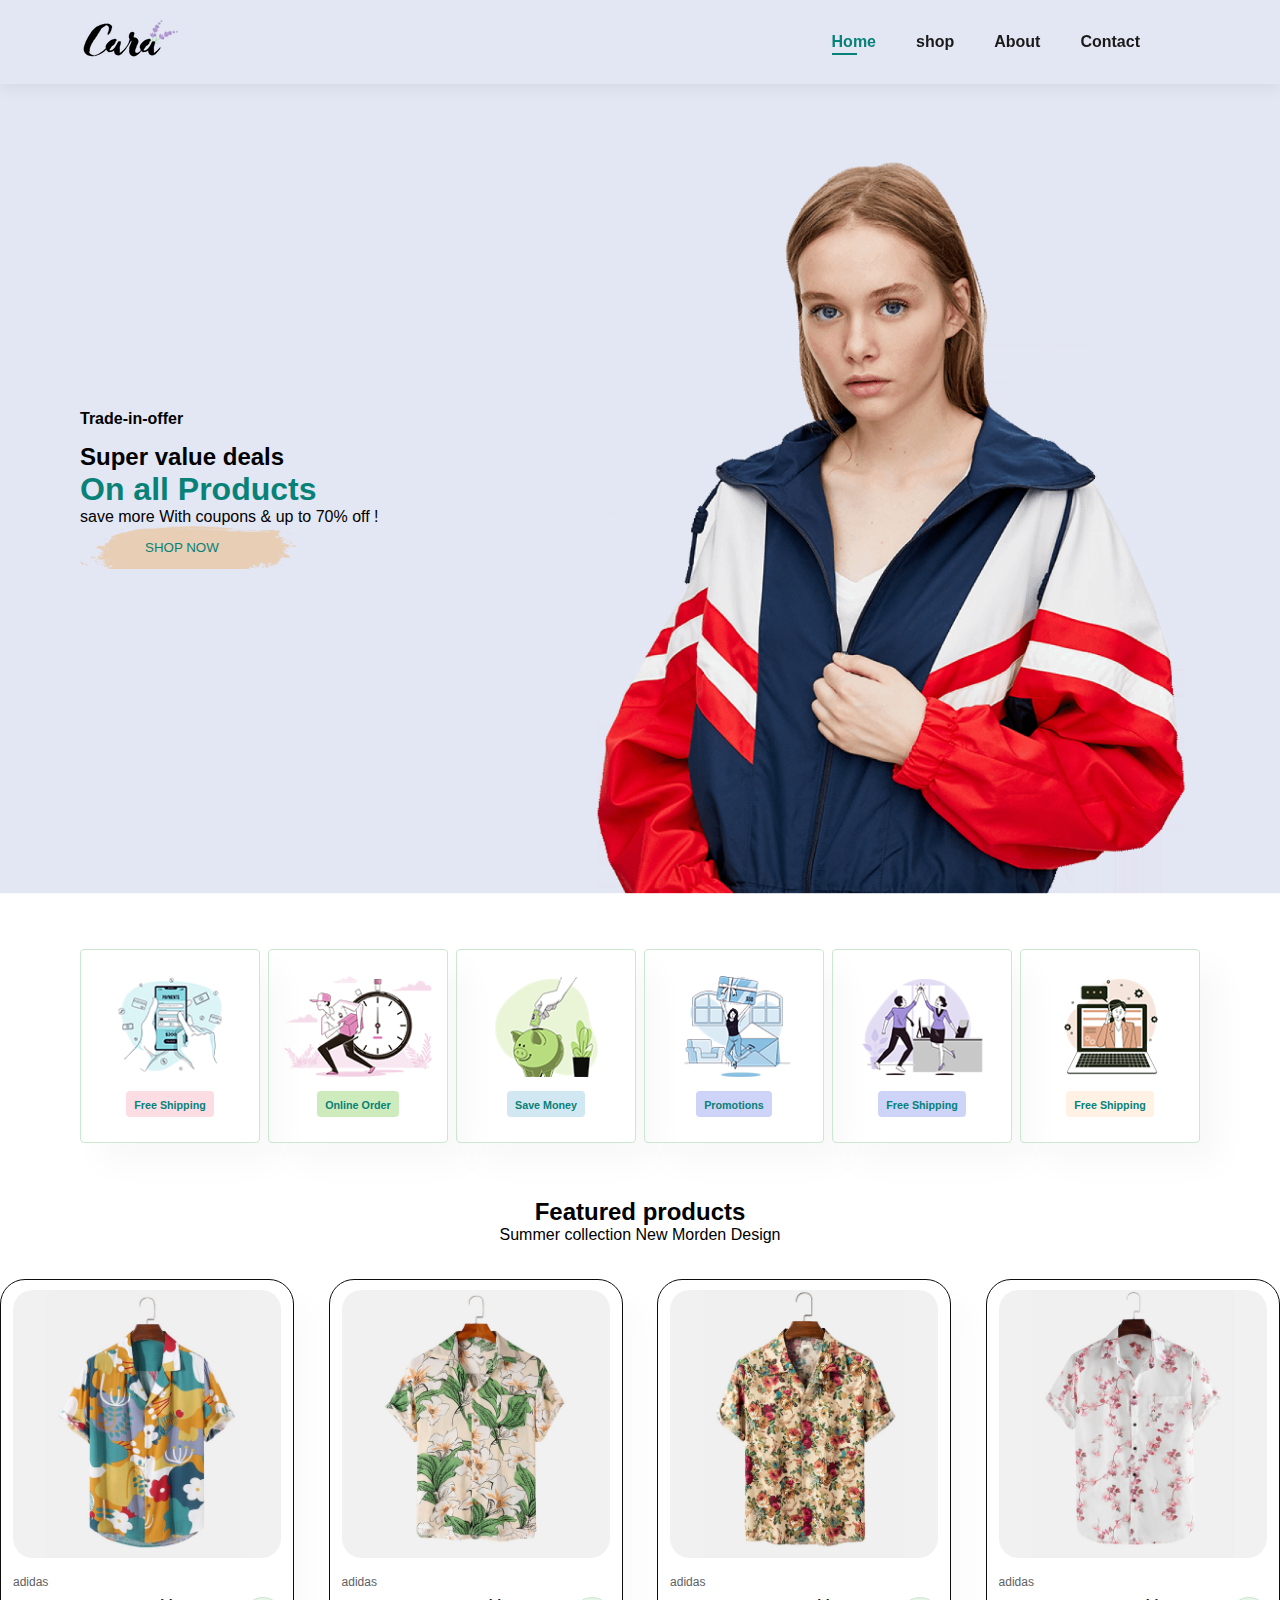
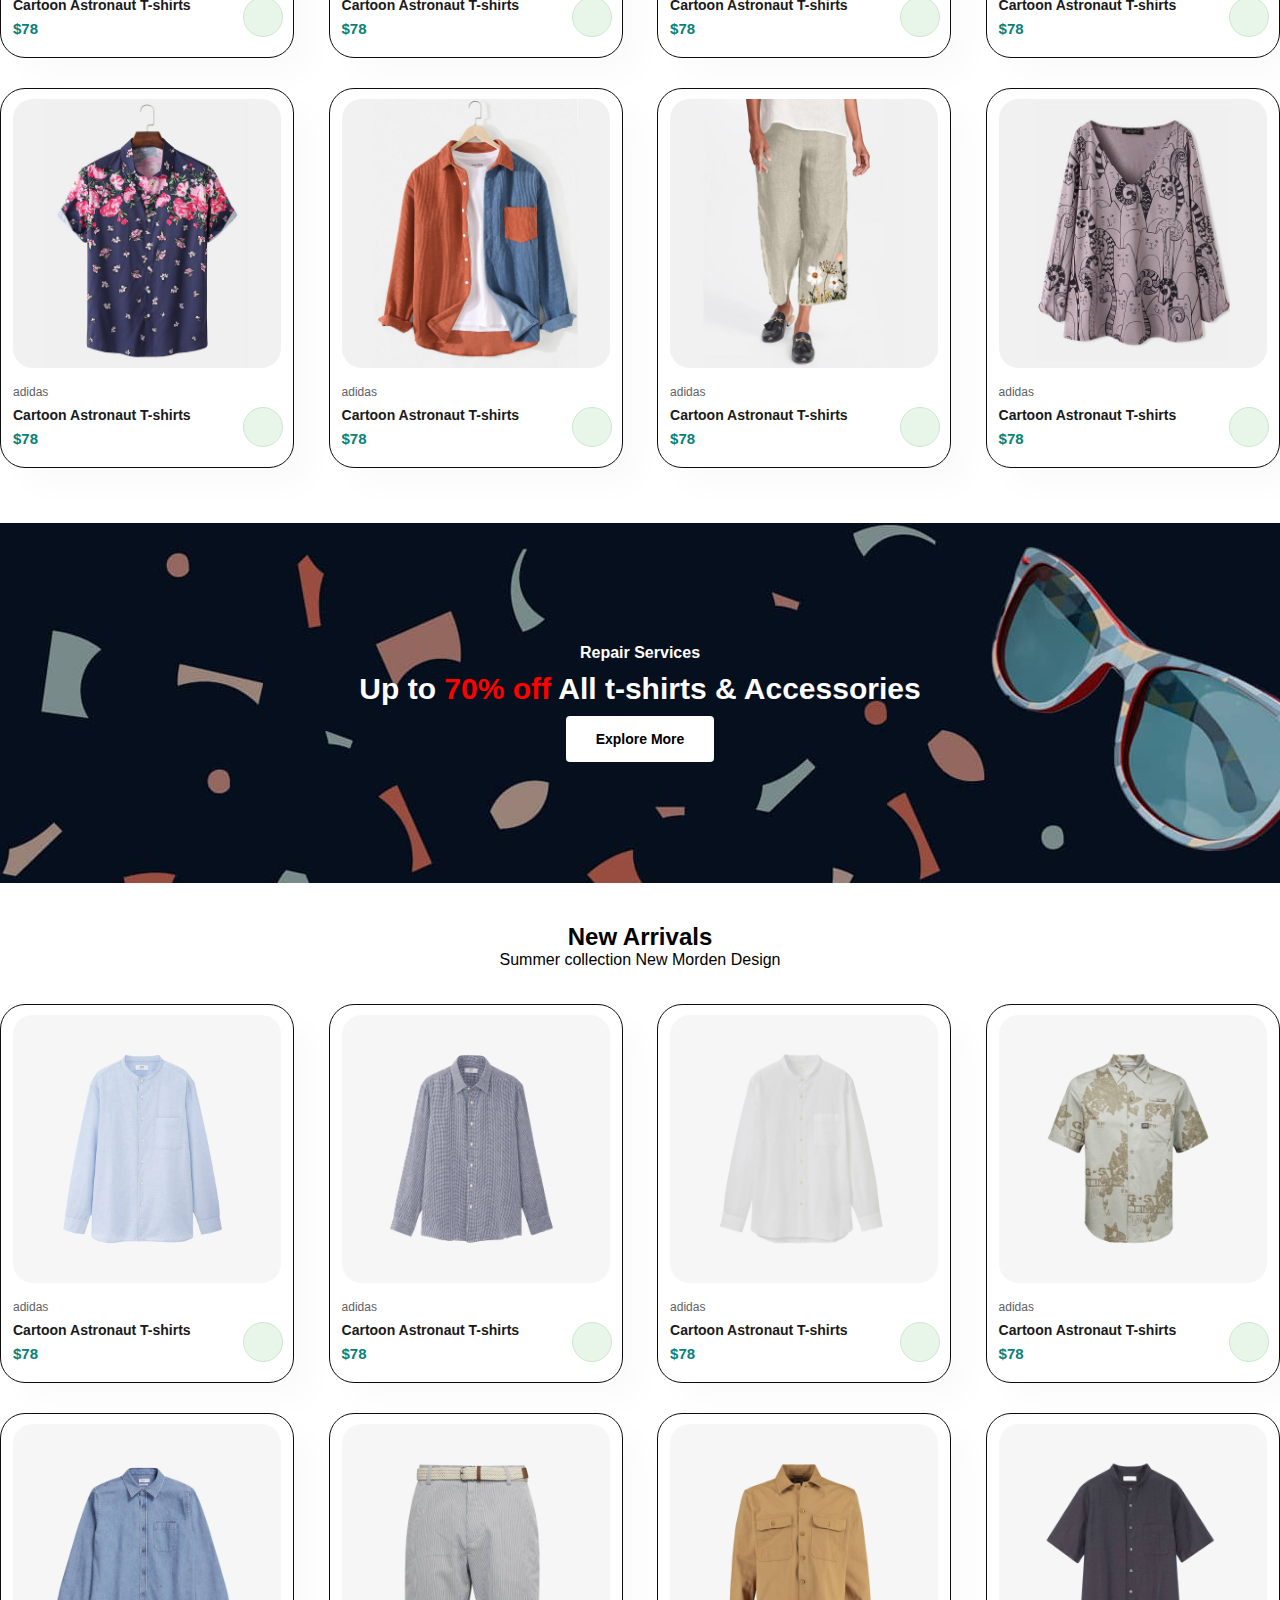
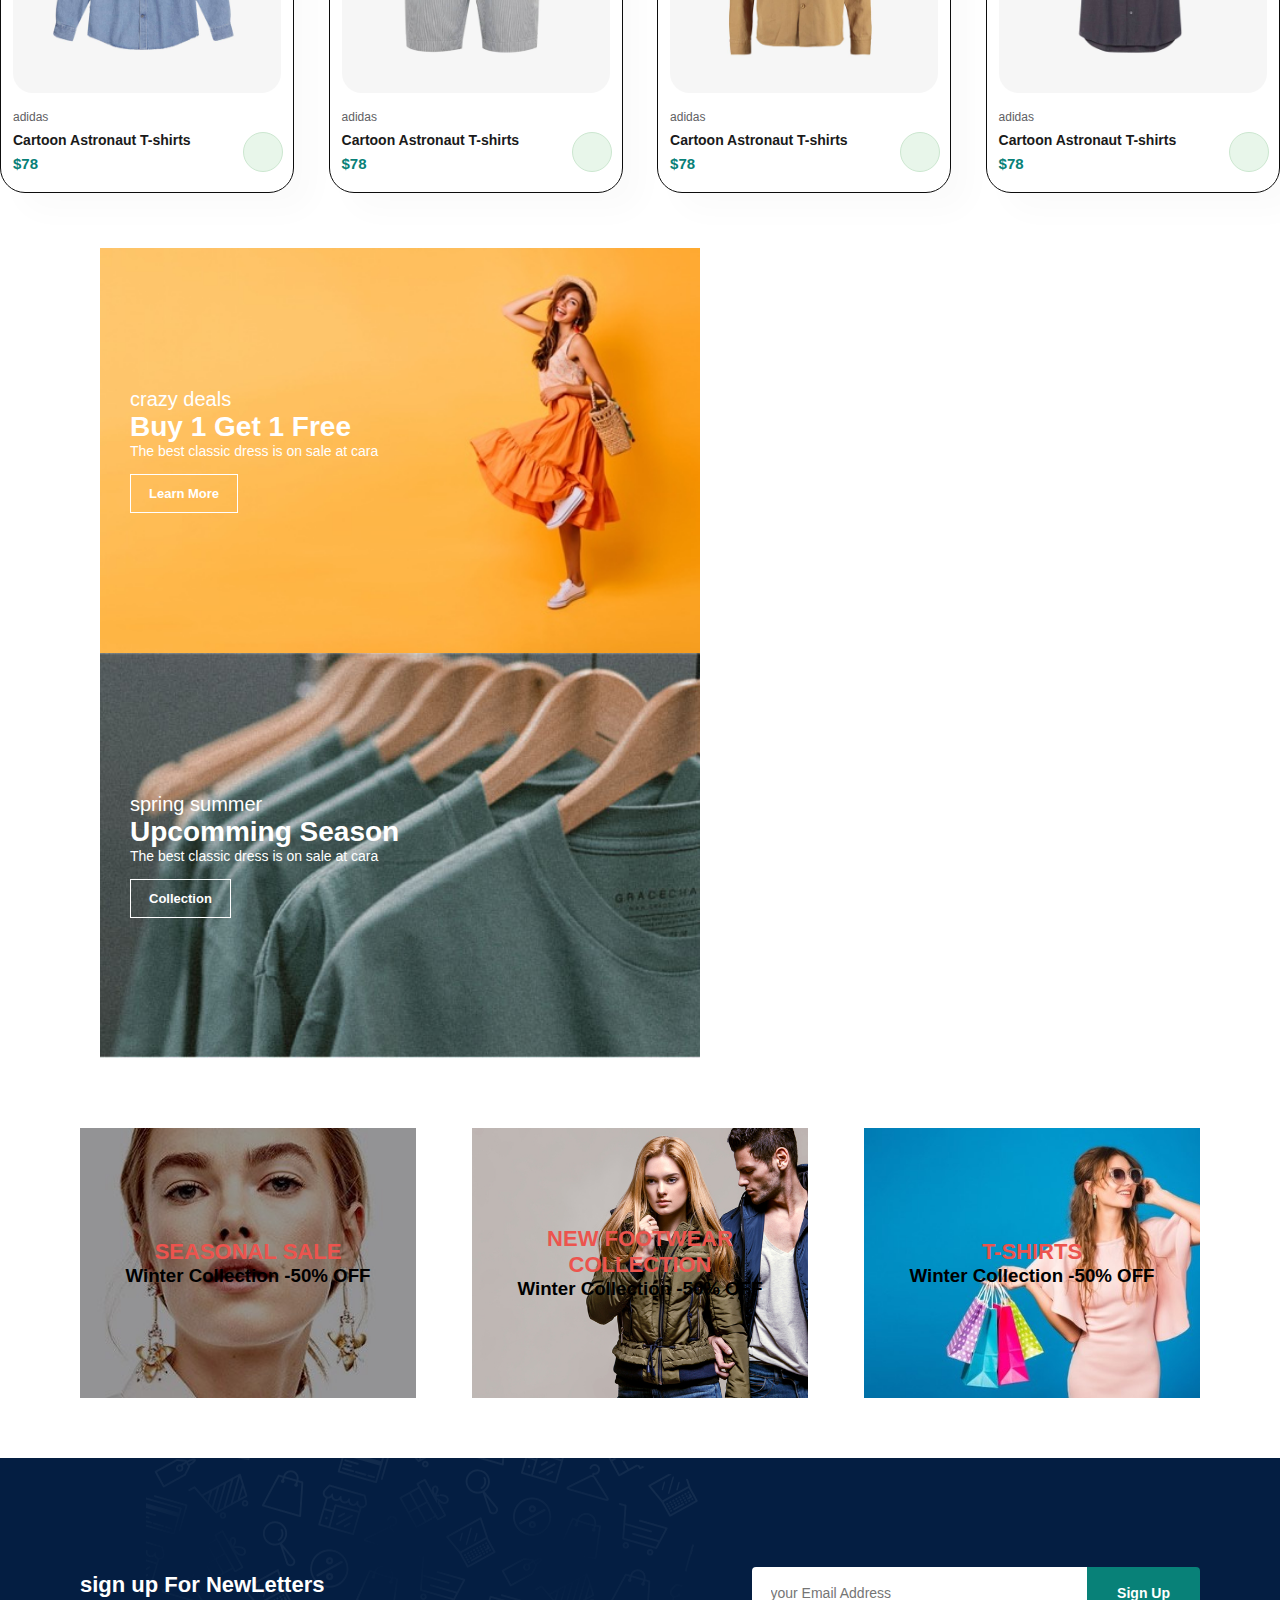
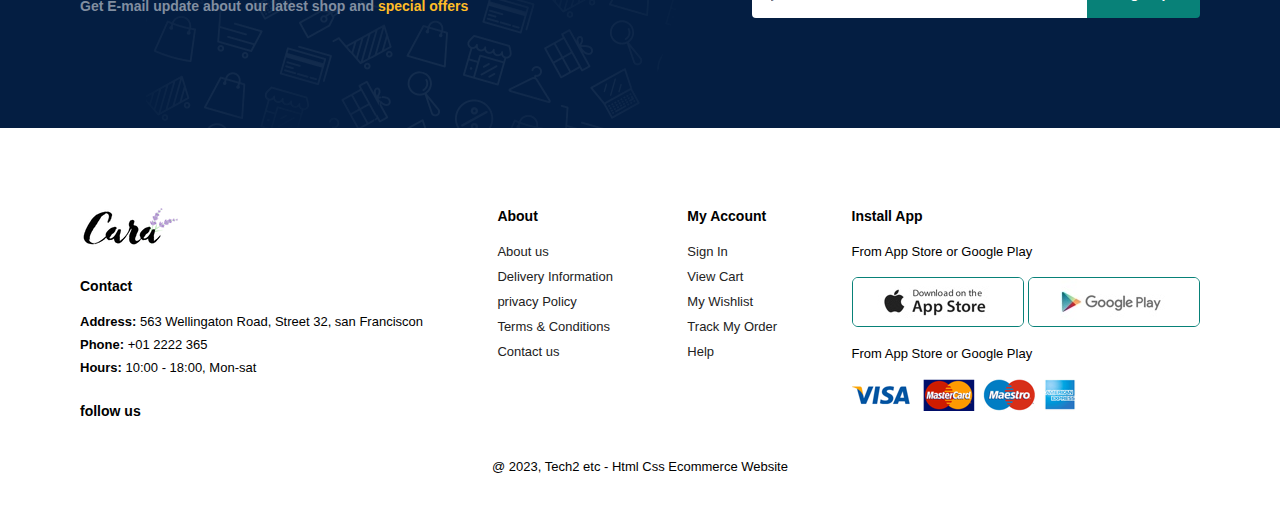
<file: index.html>
<!DOCTYPE html>
<html lang="en">
  <head>
    <meta charset="UTF-8" />
    <meta name="viewport" content="width=device-width, initial-scale=1.0" />
    <title>Document</title>
    <link
      rel="stylesheet"
      href="https://cdnjs.cloudflare.com/ajax/libs/font-awesome/6.5.1/css/all.min.css"
      integrity="sha512-DTOQO9RWCH3ppGqcWaEA1BIZOC6xxalwEsw9c2QQeAIftl+Vegovlnee1c9QX4TctnWMn13TZye+giMm8e2LwA=="
      crossorigin="anonymous"
      referrerpolicy="no-referrer"
    />
    <link rel="stylesheet" href="style.css" />
  </head>
  <body>
    <section id="header">
      <a href="#"><img src="img/logo.png" class="logo" alt="" /></a>

      <div>
        <ul id="navbar">
          <li><a class="active" href="index.html">Home</a></li>
          <li><a href="shop.html">shop</a></li>
          
          <li><a href="about.html">About</a></li>
          <li><a href="contact.html">Contact</a></li>
          <li id="lg-bag">
            <a href="cart.html"><i class="fa-solid fa-bag-shopping"></i></a>
          </li>
           <a href="#" id="close"> <i class="fa-solid fa-xmark"></i></a>
          
        </ul>
      </div>
      <div id="mobile">
        
          <i id="bar" class="fas fa-outdent"></i>
          <a href="cart.html"> <i class="fa-solid fa-bag-shopping"></i></a>
       
      </div>
    </section>

    <section id="hero">
      <h4>Trade-in-offer</h4>
      <h2>Super value deals</h2>
      <h1>On all Products</h1>

      <p>save more With coupons & up to 70% off !</p>
      <button>Shop Now</button>
    </section>

    <section id="feature" class="section-p1">
      <div class="fe-box">
        <img src="img/features/f1.png" alt="" />
        <h6>Free Shipping</h6>
      </div>
      <div class="fe-box">
        <img src="img/features/f2.png" alt="" />
        <h6>Online Order</h6>
      </div>
      <div class="fe-box">
        <img src="img/features/f3.png" alt="" />
        <h6>Save Money</h6>
      </div>
      <div class="fe-box">
        <img src="img/features/f4.png" alt="" />
        <h6>Promotions</h6>
      </div>
      <div class="fe-box">
        <img src="img/features/f5.png" alt="" />
        <h6>Free Shipping</h6>
      </div>
      <div class="fe-box">
        <img src="img/features/f6.png" alt="" />
        <h6>Free Shipping</h6>
      </div>
    </section>

    <section id="product1">
      <h2>Featured products</h2>
      <p>Summer collection New Morden Design</p>
      <div class="pro-container">
        <div class="pro">
          <img src="img/products/f1.jpg" alt="" />
          <div class="des">
            <span>adidas</span>
            <h5>Cartoon Astronaut T-shirts</h5>
            <div class="star">
              <i class="fas fa-star"></i>
              <i class="fas fa-star"></i>
              <i class="fas fa-star"></i>
              <i class="fas fa-star"></i>
              <i class="fas fa-star"></i>
            </div>
            <h4>$78</h4>
          </div>
          <a href="#"><i class="cart fa-solid fa-cart-shopping"></i></a>
        </div>


        <div class="pro">
          <img src="img/products/f2.jpg" alt="" />
          <div class="des">
            <span>adidas</span>
            <h5>Cartoon Astronaut T-shirts</h5>
            <div class="star">
              <i class="fas fa-star"></i>
              <i class="fas fa-star"></i>
              <i class="fas fa-star"></i>
              <i class="fas fa-star"></i>
              <i class="fas fa-star"></i>
            </div>
            <h4>$78</h4>
          </div>
          <a href="#"<i class="fa-solid fa-cart-shopping cart"></i></a>
        </div>


        <div class="pro">
          <img src="img/products/f3.jpg" alt="" />
          <div class="des">
            <span>adidas</span>
            <h5>Cartoon Astronaut T-shirts</h5>
            <div class="star">
              <i class="fas fa-star"></i>
              <i class="fas fa-star"></i>
              <i class="fas fa-star"></i>
              <i class="fas fa-star"></i>
              <i class="fas fa-star"></i>
            </div>
            <h4>$78</h4>
          </div>
          <a href="#">
            <i class="fa-solid fa-cart-shopping cart"></i></a>
        </div>



        <div class="pro">
          <img src="img/products/f4.jpg" alt="" />
          <div class="des">
            <span>adidas</span>
            <h5>Cartoon Astronaut T-shirts</h5>
            <div class="star">
              <i class="fas fa-star"></i>
              <i class="fas fa-star"></i>
              <i class="fas fa-star"></i>
              <i class="fas fa-star"></i>
              <i class="fas fa-star"></i>
            </div>
            <h4>$78</h4>
          </div>
          <a href="#"><i class="fa-solid fa-cart-shopping cart"></i></a>
        </div>


        <div class="pro">
          <img src="img/products/f5.jpg" alt="" />
          <div class="des">
            <span>adidas</span>
            <h5>Cartoon Astronaut T-shirts</h5>
            <div class="star">
              <i class="fas fa-star"></i>
              <i class="fas fa-star"></i>
              <i class="fas fa-star"></i>
              <i class="fas fa-star"></i>
              <i class="fas fa-star"></i>
            </div>
            <h4>$78</h4>
          </div>
          <a href="#"<i class="fa-solid fa-cart-shopping cart"></i></a>
        </div>


        <div class="pro">
          <img src="img/products/f6.jpg" alt="" />
          <div class="des">
            <span>adidas</span>
            <h5>Cartoon Astronaut T-shirts</h5>
            <div class="star">
              <i class="fas fa-star"></i>
              <i class="fas fa-star"></i>
              <i class="fas fa-star"></i>
              <i class="fas fa-star"></i>
              <i class="fas fa-star"></i>
            </div>
            <h4>$78</h4>
          </div>
          <a href="#"<i class="fa-solid fa-cart-shopping cart"></i></a>
        </div>




        <div class="pro">
          <img src="img/products/f7.jpg" alt="" />
          <div class="des">
            <span>adidas</span>
            <h5>Cartoon Astronaut T-shirts</h5>
            <div class="star">
              <i class="fas fa-star"></i>
              <i class="fas fa-star"></i>
              <i class="fas fa-star"></i>
              <i class="fas fa-star"></i>
              <i class="fas fa-star"></i>
            </div>
            <h4>$78</h4>
          </div>
          <a href="#"<i class="fa-solid fa-cart-shopping cart"></i></a>
        </div>



        <div class="pro">
          <img src="img/products/f8.jpg" alt="" />
          <div class="des">
            <span>adidas</span>
            <h5>Cartoon Astronaut T-shirts</h5>
            <div class="star">
              <i class="fas fa-star"></i>
              <i class="fas fa-star"></i>
              <i class="fas fa-star"></i>
              <i class="fas fa-star"></i>
              <i class="fas fa-star"></i>
            </div>
            <h4>$78</h4>
          </div>
          <a href="#"<i class="fa-solid fa-cart-shopping cart"></i></a>
        </div>


      </div>
    </section>

    <section id="banner" class="section-m1">
      <h4>Repair Services</h4>
      <h2>Up to  <Span>70% off</Span> All t-shirts & Accessories</h2>
      <button class="normal">Explore More</button>

    </section>

    <section id="product1">
      <h2>New Arrivals</h2>
      <p>Summer collection New Morden Design</p>
      <div class="pro-container">
        <div class="pro">
          <img src="img/products/n1.jpg" alt="" />
          <div class="des">
            <span>adidas</span>
            <h5>Cartoon Astronaut T-shirts</h5>
            <div class="star">
              <i class="fas fa-star"></i>
              <i class="fas fa-star"></i>
              <i class="fas fa-star"></i>
              <i class="fas fa-star"></i>
              <i class="fas fa-star"></i>
            </div>
            <h4>$78</h4>
          </div>
          <a href="#"<i class="fa-solid fa-cart-shopping cart"></i></a>
        </div>


        <div class="pro">
          <img src="img/products/n2.jpg" alt="" />
          <div class="des">
            <span>adidas</span>
            <h5>Cartoon Astronaut T-shirts</h5>
            <div class="star">
              <i class="fas fa-star"></i>
              <i class="fas fa-star"></i>
              <i class="fas fa-star"></i>
              <i class="fas fa-star"></i>
              <i class="fas fa-star"></i>
            </div>
            <h4>$78</h4>
          </div>
          <a href="#"<i class="fa-solid fa-cart-shopping cart"></i></a>
        </div>


        <div class="pro">
          <img src="img/products/n3.jpg" alt="" />
          <div class="des">
            <span>adidas</span>
            <h5>Cartoon Astronaut T-shirts</h5>
            <div class="star">
              <i class="fas fa-star"></i>
              <i class="fas fa-star"></i>
              <i class="fas fa-star"></i>
              <i class="fas fa-star"></i>
              <i class="fas fa-star"></i>
            </div>
            <h4>$78</h4>
          </div>
          <a href="#"<i class="fa-solid fa-cart-shopping cart"></i></a>
        </div>



        <div class="pro">
          <img src="img/products/n4.jpg" alt="" />
          <div class="des">
            <span>adidas</span>
            <h5>Cartoon Astronaut T-shirts</h5>
            <div class="star">
              <i class="fas fa-star"></i>
              <i class="fas fa-star"></i>
              <i class="fas fa-star"></i>
              <i class="fas fa-star"></i>
              <i class="fas fa-star"></i>
            </div>
            <h4>$78</h4>
          </div>
          <a href="#"<i class="fa-solid fa-cart-shopping cart"></i></a>
        </div>


        <div class="pro">
          <img src="img/products/n5.jpg" alt="" />
          <div class="des">
            <span>adidas</span>
            <h5>Cartoon Astronaut T-shirts</h5>
            <div class="star">
              <i class="fas fa-star"></i>
              <i class="fas fa-star"></i>
              <i class="fas fa-star"></i>
              <i class="fas fa-star"></i>
              <i class="fas fa-star"></i>
            </div>
            <h4>$78</h4>
          </div>
          <a href="#"<i class="fa-solid fa-cart-shopping cart"></i></a>
        </div>


        <div class="pro">
          <img src="img/products/n6.jpg" alt="" />
          <div class="des">
            <span>adidas</span>
            <h5>Cartoon Astronaut T-shirts</h5>
            <div class="star">
              <i class="fas fa-star"></i>
              <i class="fas fa-star"></i>
              <i class="fas fa-star"></i>
              <i class="fas fa-star"></i>
              <i class="fas fa-star"></i>
            </div>
            <h4>$78</h4>
          </div>
          <a href="#"<i class="fa-solid fa-cart-shopping cart"></i></a>
        </div>




        <div class="pro">
          <img src="img/products/n7.jpg" alt="" />
          <div class="des">
            <span>adidas</span>
            <h5>Cartoon Astronaut T-shirts</h5>
            <div class="star">
              <i class="fas fa-star"></i>
              <i class="fas fa-star"></i>
              <i class="fas fa-star"></i>
              <i class="fas fa-star"></i>
              <i class="fas fa-star"></i>
            </div>
            <h4>$78</h4>
          </div>
          <a href="#"<i class="fa-solid fa-cart-shopping cart"></i></a>
        </div>



        <div class="pro">
          <img src="img/products/n8.jpg" alt="" />
          <div class="des">
            <span>adidas</span>
            <h5>Cartoon Astronaut T-shirts</h5>
            <div class="star">
              <i class="fas fa-star"></i>
              <i class="fas fa-star"></i>
              <i class="fas fa-star"></i>
              <i class="fas fa-star"></i>
              <i class="fas fa-star"></i>
            </div>
            <h4>$78</h4>
          </div>
          <a href="#"<i class="fa-solid fa-cart-shopping cart"></i></a>
        </div>


      </div>
    </section>

    <section id="sm-banner" class="section-p1">
      <div class="banner-box">
        <h4>crazy deals</h4>
        <h2>Buy 1 Get 1 Free</h2>
        <span>The best classic dress is on sale at cara</span>
        <button class="white">Learn More</button>

      </div>

      <div class="banner-box banner-box2">
        <h4>spring summer</h4>
        <h2>Upcomming Season</h2>
        <span>The best classic dress is on sale at cara</span>
        <button class="white"> Collection</button>

      </div>

    </section>

    <section id="banner3">
      <div class="banner-box ">
      <h2>SEASONAL SALE</h2>
      <h3>Winter Collection -50% OFF</h3>
    </div>


    <div class="banner-box banner-box2 ">
      <h2>NEW FOOTWEAR COLLECTION</h2>
      <h3>Winter Collection -50% OFF</h3>
    </div>


    <div class="banner-box banner-box3 ">
      <h2>T-SHIRTS</h2>
      <h3>Winter Collection -50% OFF</h3>
     </div>


    </section>

    <section id="newsletter" class="section-p1 section-m1">
      <div class="newstext">
        <h4>sign up For NewLetters</h4>
        <p>Get E-mail update about our latest shop and  <span>special offers</span></p>
      </div>
      <div class="form">
        <input type="text" placeholder="your Email Address">
        <button class="normal">Sign Up</button>
      </div>

    </section>

   <footer class="section-p1">
    <div class="col">
      <img  class="logo" src="img/logo.png" alt="">
      <h4>Contact</h4>
      <p> <strong>Address:</strong> 563 Wellingaton Road, Street 32, san Franciscon</p>
      <p> <strong>Phone:</strong> +01 2222 365 </p>
      <p> <strong>Hours:</strong> 10:00 - 18:00, Mon-sat
      </p>
      <div class="follow">
        <h4>follow us</h4>
        <div class="icon">
          <i class="fa-brands fa-facebook"></i>
          <i class="fa-brands fa-instagram"></i>
          <i class="fa-brands fa-youtube"></i>
          <i class="fa-brands fa-twitter"></i>
        </div>
      </div>
    </div>

    <div class="col">
      <h4>About</h4>
      <a href="#">About us</a>
      <a href="#">Delivery Information</a>
      <a href="#">privacy Policy</a>
      <a href="#">Terms & Conditions</a>
      <a href="#">Contact us</a>
    </div>

    <div class="col">
      <h4>My Account</h4>
      <a href="#">Sign In</a>
      <a href="#">View Cart</a>
      <a href="#">My Wishlist</a>
      <a href="#">Track My Order</a>
      <a href="#">Help</a>
    </div>

    <div class=" col install">
      <h4>Install App</h4>
      <p>From App Store or Google Play</p>

      <div class="row">
        <img src="img/pay/app.jpg" alt="">
        <img src="img/pay/play.jpg" alt="">
      </div>
      <p>From App Store or Google Play</p>
      <img src="img/pay/pay.png" alt="">
    </div>


   <div class="copyright">
    <p> @ 2023, Tech2 etc  - Html Css Ecommerce Website</p>

   </div> 



   </footer>



    <script src="script.js"></script>
  </body>
</html>
</file>
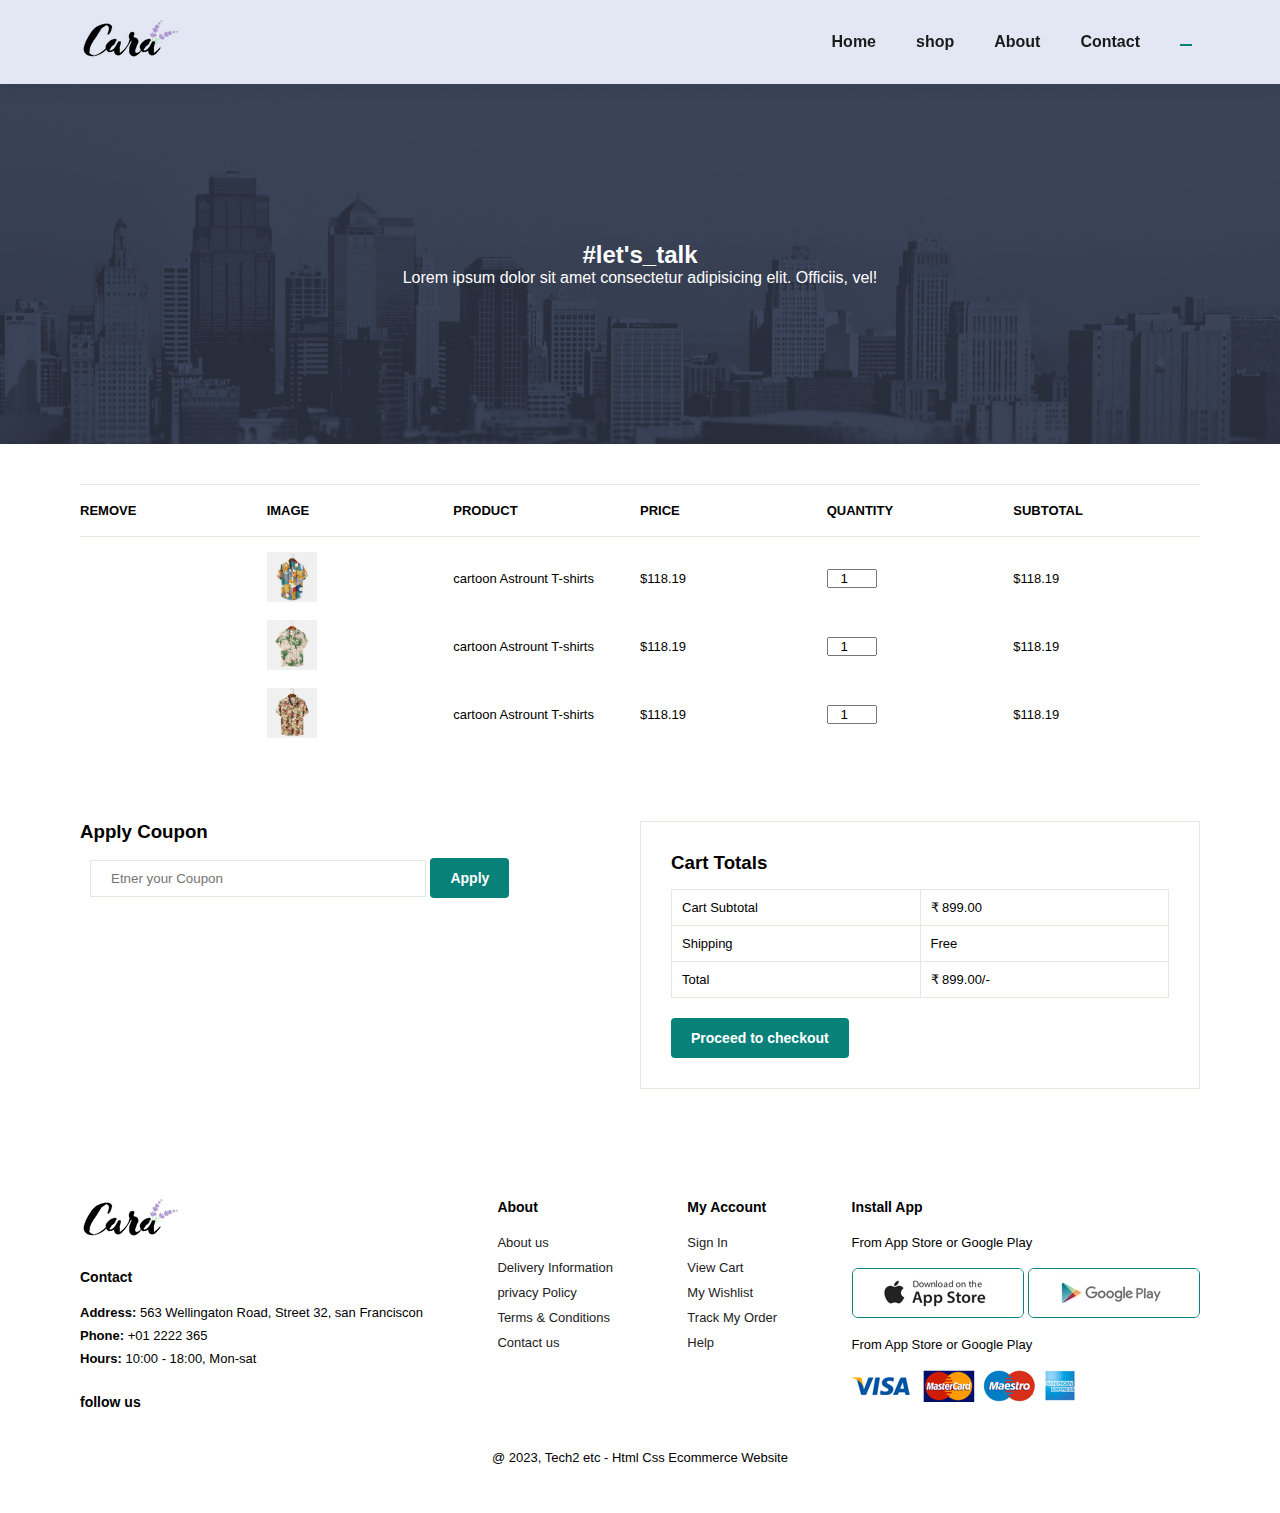
<file: cart.html>
<!DOCTYPE html>
<html lang="en">
  <head>
    <meta charset="UTF-8" />
    <meta name="viewport" content="width=device-width, initial-scale=1.0" />
    <title>Document</title>
    <link
      rel="stylesheet"
      href="https://cdnjs.cloudflare.com/ajax/libs/font-awesome/6.5.1/css/all.min.css"
      integrity="sha512-DTOQO9RWCH3ppGqcWaEA1BIZOC6xxalwEsw9c2QQeAIftl+Vegovlnee1c9QX4TctnWMn13TZye+giMm8e2LwA=="
      crossorigin="anonymous"
      referrerpolicy="no-referrer"
    />
    <link rel="stylesheet" href="style.css" />
  </head>
  <body>
    <section id="header">
      <a href="#"><img src="img/logo.png" class="logo" alt="" /></a>

      <div>
        <ul id="navbar">
          <li><a href="index.html">Home</a></li>
          <li><a href="shop.html">shop</a></li>
          
          <li><a href="about.html">About</a></li>
          <li><a   href="contact.html">Contact</a></li>
          
          <li id="lg-bag">
            <a  class="active" href="cart.html"><i class="fa-solid fa-bag-shopping"></i></a>
          </li>
           <a href="#" id="close"> <i class="fa-solid fa-xmark"></i></a>
          
        </ul>
      </div>
      <div id="mobile">
        
          <i id="bar" class="fas fa-outdent"></i>
          <a href="cart.html"> <i class="fa-solid fa-bag-shopping"></i></a>
       
      </div>
    </section>

    <section id="page-header" class="about-header" >
      
       <h2>#let's_talk</h2>
      <p>Lorem ipsum dolor sit amet consectetur adipisicing elit. Officiis, vel!</p>
     
    </section>


    <section id="cart" class="section-p1">
        <table width="100%"> 
            <thead>
                <tr>
                    <td>REMOVE</td>
                    <td>IMAGE</td>
                    <td>PRODUCT</td>
                    <td>PRICE</td>
                    <td>QUANTITY</td>
                    <td>SUBTOTAL</td>
                    
                </tr>
            </thead>
            
            <tbody>
                <tr>
                    <td><a href="#"><i class="fa-solid fa-trash"></i></a></td>
                    <td><img src="img/products/f1.jpg" alt=""></td>
                    <td> cartoon Astrount T-shirts	</td>
                    <td>$118.19</td>
                    <td><input type="number" value="1"></td>
                    <td>$118.19</td>
                </tr>

                <tr>
                    <td><a href="#"><i class="fa-solid fa-trash"></i></a></td>
                    <td><img src="img/products/f2.jpg" alt=""></td>
                    <td> cartoon Astrount T-shirts	</td>
                    <td>$118.19</td>
                    <td><input type="number" value="1"></td>
                    <td>$118.19</td>
                </tr>


                <tr>
                    <td><a href="#"><i class="fa-solid fa-trash"></i></a></td>
                    <td><img src="img/products/f3.jpg" alt=""></td>
                    <td> cartoon Astrount T-shirts	</td>
                    <td>$118.19</td>
                    <td><input type="number" value="1"></td>
                    <td>$118.19</td>
                </tr>
    
        </tbody>

        </table>
    </section>

    <section id="cart-add" class="section-p1">

        <div id="coupon">
            <h3>Apply Coupon</h3>
            <div>
                <input type="text" placeholder="Etner your Coupon">
                <button class="normal">Apply</button>
            </div>
        </div>

        <div id="SUBTOTAL">
            <h3>Cart Totals</h3>
            <table>
                <tr>
                    <td> Cart Subtotal</td>
                    <td>₹ 899.00</td>
               </tr>

               <tr>
                <td> Shipping</td>
                <td>Free</td>
              </tr>

              <tr>
              <td>Total</td>
              <td>₹ 899.00/-</td>
              </tr>
       
            </table>
               <button class="normal">Proceed to checkout</button>
        </div>

    </section>

    

   <footer class="section-p1">
    <div class="col">
      <img  class="logo" src="img/logo.png" alt="">
      <h4>Contact</h4>
      <p> <strong>Address:</strong> 563 Wellingaton Road, Street 32, san Franciscon</p>
      <p> <strong>Phone:</strong> +01 2222 365 </p>
      <p> <strong>Hours:</strong> 10:00 - 18:00, Mon-sat
      </p>
      <div class="follow">
        <h4>follow us</h4>
        <div class="icon">
          <i class="fa-brands fa-facebook"></i>
          <i class="fa-brands fa-instagram"></i>
          <i class="fa-brands fa-youtube"></i>
          <i class="fa-brands fa-twitter"></i>
        </div>
      </div>
    </div>

    <div class="col">
      <h4>About</h4>
      <a href="#">About us</a>
      <a href="#">Delivery Information</a>
      <a href="#">privacy Policy</a>
      <a href="#">Terms & Conditions</a>
      <a href="#">Contact us</a>
    </div>

    <div class="col">
      <h4>My Account</h4>
      <a href="#">Sign In</a>
      <a href="#">View Cart</a>
      <a href="#">My Wishlist</a>
      <a href="#">Track My Order</a>
      <a href="#">Help</a>
    </div>

    <div class=" col install">
      <h4>Install App</h4>
      <p>From App Store or Google Play</p>

      <div class="row">
        <img src="img/pay/app.jpg" alt="">
        <img src="img/pay/play.jpg" alt="">
      </div>
      <p>From App Store or Google Play</p>
      <img src="img/pay/pay.png" alt="">
    </div>


   <div class="copyright">
    <p> @ 2023, Tech2 etc  - Html Css Ecommerce Website</p>

   </div> 



   </footer>



    <script src="script.js"></script>
  </body>
</html>
</file>
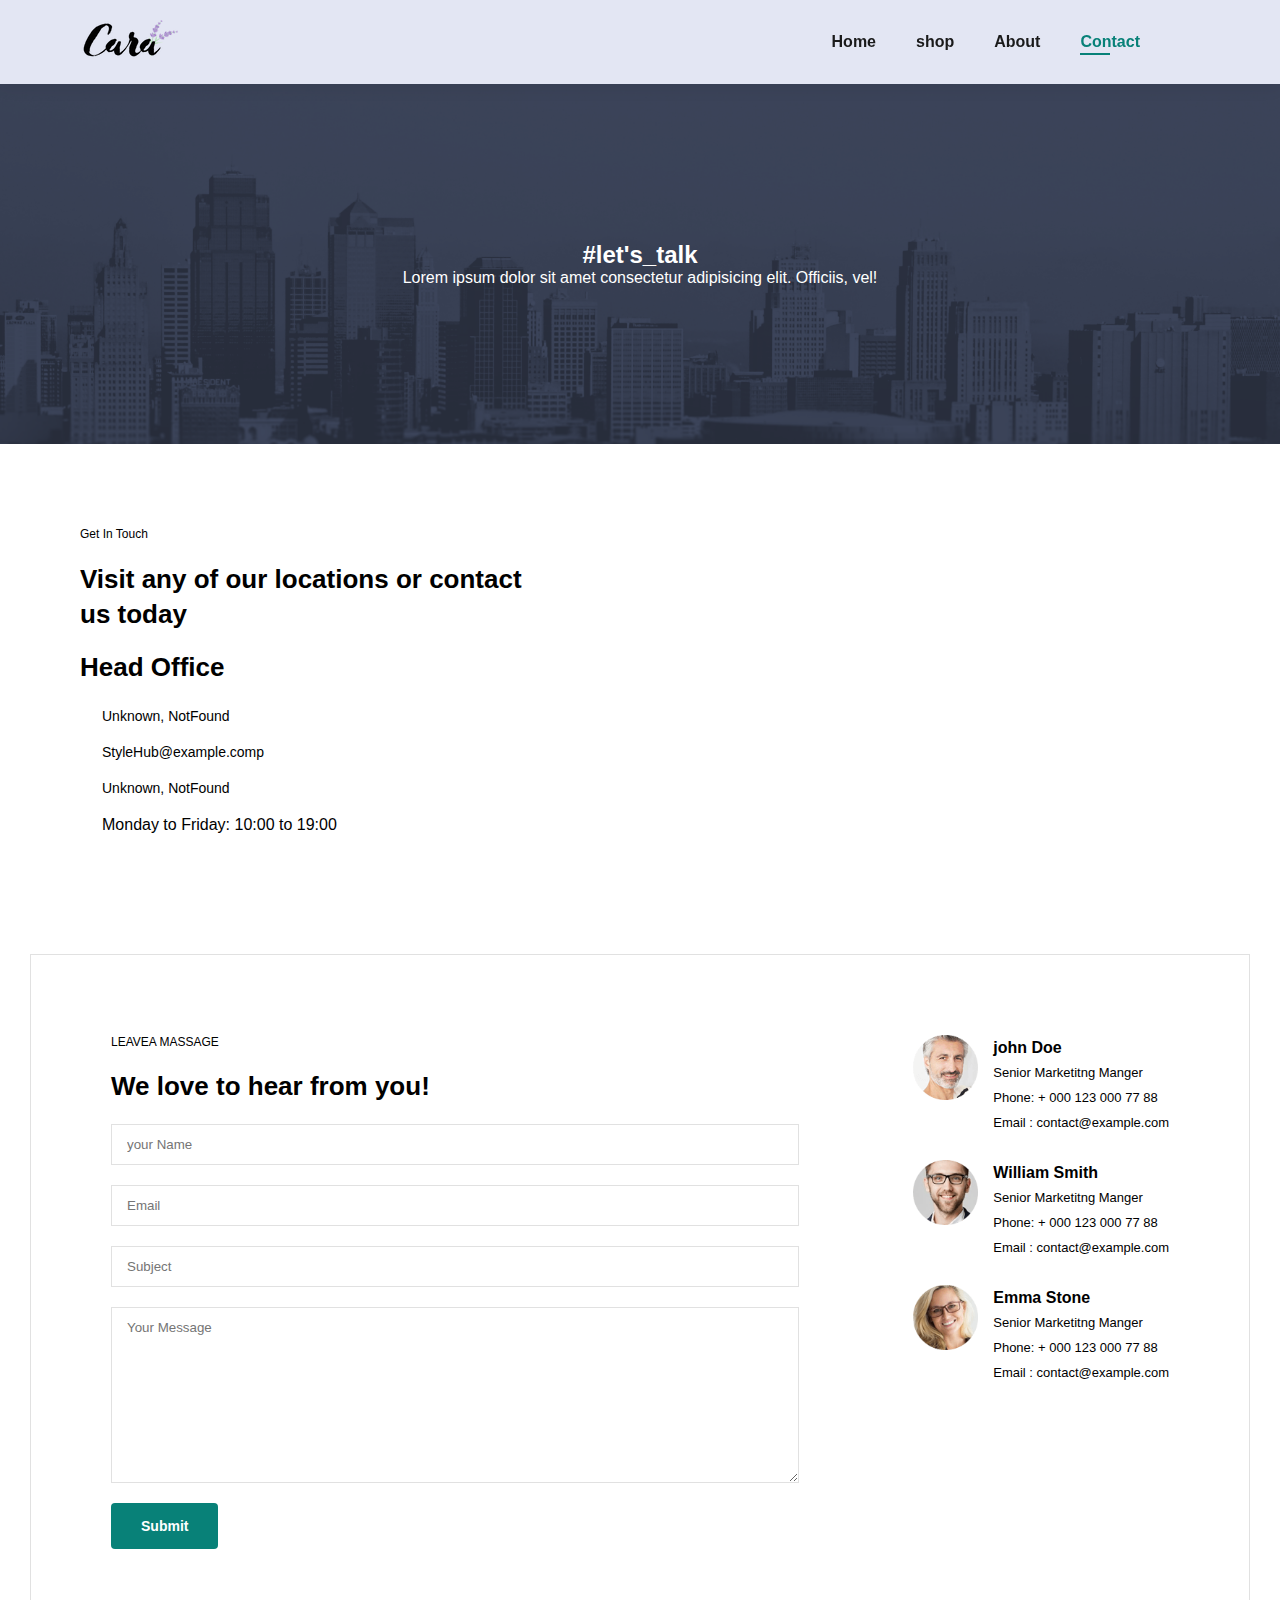
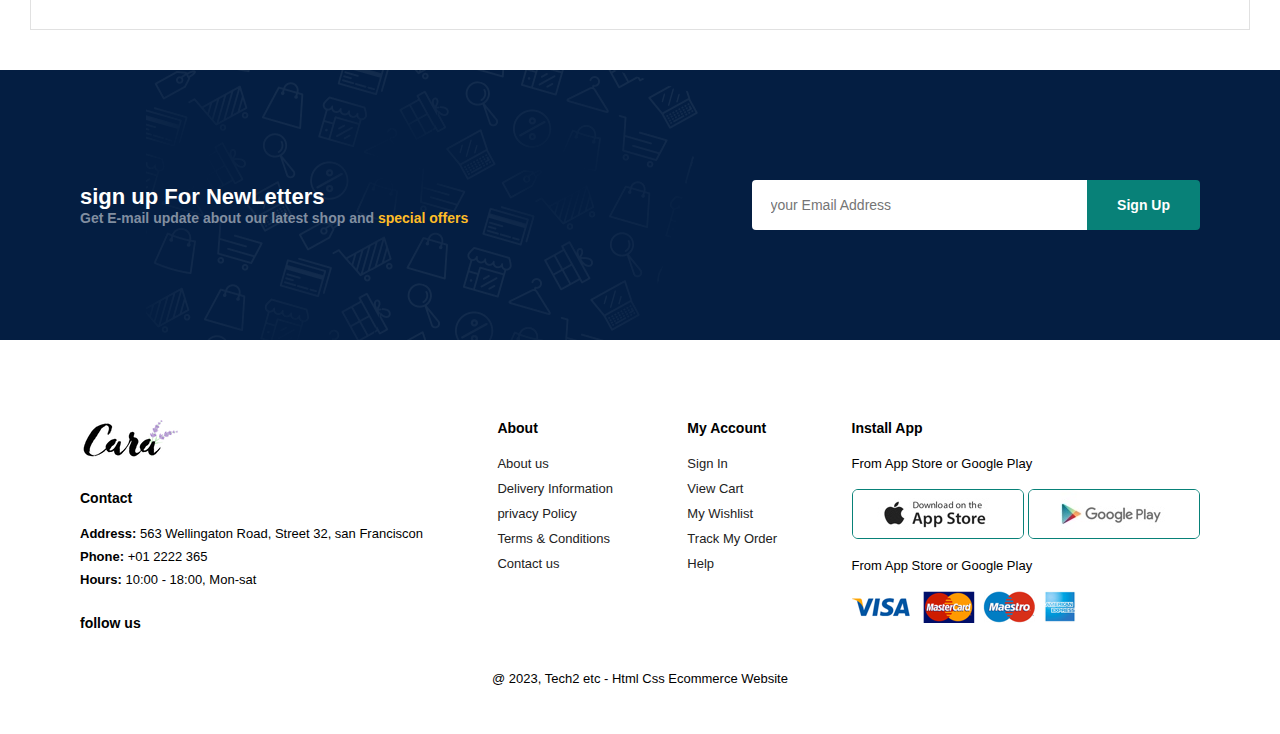
<file: contact.html>
<!DOCTYPE html>
<html lang="en">
  <head>
    <meta charset="UTF-8" />
    <meta name="viewport" content="width=device-width, initial-scale=1.0" />
    <title>Document</title>
    <link
      rel="stylesheet"
      href="https://cdnjs.cloudflare.com/ajax/libs/font-awesome/6.5.1/css/all.min.css"
      integrity="sha512-DTOQO9RWCH3ppGqcWaEA1BIZOC6xxalwEsw9c2QQeAIftl+Vegovlnee1c9QX4TctnWMn13TZye+giMm8e2LwA=="
      crossorigin="anonymous"
      referrerpolicy="no-referrer"
    />
    <link rel="stylesheet" href="style.css" />
  </head>
  <body>
    <section id="header">
      <a href="#"><img src="img/logo.png" class="logo" alt="" /></a>

      <div>
        <ul id="navbar">
          <li><a href="index.html">Home</a></li>
          <li><a href="shop.html">shop</a></li>
          
          <li><a href="about.html">About</a></li>
          <li><a class="active"  href="contact.html">Contact</a></li>
          
          <li id="lg-bag">
            <a href="cart.html"><i class="fa-solid fa-bag-shopping"></i></a>
          </li>
           <a href="#" id="close"> <i class="fa-solid fa-xmark"></i></a>
          
        </ul>
      </div>
      <div id="mobile">
        
          <i id="bar" class="fas fa-outdent"></i>
          <a href="cart.html"> <i class="fa-solid fa-bag-shopping"></i></a>
       
      </div>
    </section>

    <section id="page-header" class="about-header" >
      
       <h2>#let's_talk</h2>
      <p>Lorem ipsum dolor sit amet consectetur adipisicing elit. Officiis, vel!</p>
     
    </section>


    <section id="contact-details" class="section-p1">
        <div class="details">
            <span>Get In Touch</span>
            <h2>Visit any of our locations or contact us today</h2>
            <h3>Head Office</h3>

            <div>
               <li>
                <i class="fa-solid fa-location-dot"></i>
                <p>Unknown, NotFound</p>
               </li> 

               <li>
                <i class="fa-solid fa-envelope"></i>
                 <p>StyleHub@example.comp</p>
               </li> 

               <li>
                <i class="fa-solid fa-phone"></i>
                <p>Unknown, NotFound</p>
               </li> 

               <li>
                <i class="fa-regular fa-clock"></i>
                Monday to Friday: 10:00 to 19:00
               </li> 

            </div>
        </div>

        <div class="map">

<iframe src="https://www.google.com/maps/embed?pb=!1m18!1m12!1m3!1d60189.36667571757!2d72.7368084842079!3d19.462661525472452!2m3!1f0!2f0!3f0!3m2!1i1024!2i768!4f13.1!3m3!1m2!1s0x3be7aa49b828c6a5%3A0xbefe4c41a14ad251!2sVirar%20West%2C%20Virar%2C%20Maharashtra!5e0!3m2!1sen!2sin!4v1703935908471!5m2!1sen!2sin" width="600" height="450" style="border:0;" allowfullscreen="" loading="lazy" referrerpolicy="no-referrer-when-downgrade"></iframe>
        </div>
    </section>

   <section id="from-detalis">
    <form action="">
      <span>LEAVEA MASSAGE</span>
       <h2>We love to hear from you!</h2>
       <input type="text" placeholder="your Name" >
       <input type="text" placeholder="Email" >
       <input type="text" placeholder="Subject" >
       <textarea name="" id="" cols="30" rows="10" placeholder="Your Message"></textarea>
       <button class="normal">Submit</button>
      </form>

      <div class="people">
        <div>
          <img src="img/people/1.png" alt="">
          <p><span>john Doe</span> Senior Marketitng Manger <br> Phone: + 000 123 000 77 88 <br> Email : contact@example.com</p>
        </div>

        <div>
          <img src="img/people/2.png" alt="">
          <p><span>William Smith</span> Senior Marketitng Manger <br> Phone: + 000 123 000 77 88 <br> Email : contact@example.com</p>
        </div>

        <div>
          <img src="img/people/3.png" alt="">
          <p><span>Emma Stone</span> Senior Marketitng Manger <br> Phone: + 000 123 000 77 88 <br> Email : contact@example.com</p>
        </div>
      </div>
   </section>


    
  <section id="newsletter" class="section-p1 section-m1">
    <div class="newstext">
      <h4>sign up For NewLetters</h4>
      <p>Get E-mail update about our latest shop and  <span>special offers</span></p>
    </div>
    <div class="form">
      <input type="text" placeholder="your Email Address">
      <button class="normal">Sign Up</button>
    </div>

  </section>
   

    

   <footer class="section-p1">
    <div class="col">
      <img  class="logo" src="img/logo.png" alt="">
      <h4>Contact</h4>
      <p> <strong>Address:</strong> 563 Wellingaton Road, Street 32, san Franciscon</p>
      <p> <strong>Phone:</strong> +01 2222 365 </p>
      <p> <strong>Hours:</strong> 10:00 - 18:00, Mon-sat
      </p>
      <div class="follow">
        <h4>follow us</h4>
        <div class="icon">
          <i class="fa-brands fa-facebook"></i>
          <i class="fa-brands fa-instagram"></i>
          <i class="fa-brands fa-youtube"></i>
          <i class="fa-brands fa-twitter"></i>
        </div>
      </div>
    </div>

    <div class="col">
      <h4>About</h4>
      <a href="#">About us</a>
      <a href="#">Delivery Information</a>
      <a href="#">privacy Policy</a>
      <a href="#">Terms & Conditions</a>
      <a href="#">Contact us</a>
    </div>

    <div class="col">
      <h4>My Account</h4>
      <a href="#">Sign In</a>
      <a href="#">View Cart</a>
      <a href="#">My Wishlist</a>
      <a href="#">Track My Order</a>
      <a href="#">Help</a>
    </div>

    <div class=" col install">
      <h4>Install App</h4>
      <p>From App Store or Google Play</p>

      <div class="row">
        <img src="img/pay/app.jpg" alt="">
        <img src="img/pay/play.jpg" alt="">
      </div>
      <p>From App Store or Google Play</p>
      <img src="img/pay/pay.png" alt="">
    </div>


   <div class="copyright">
    <p> @ 2023, Tech2 etc  - Html Css Ecommerce Website</p>

   </div> 



   </footer>



    <script src="script.js"></script>
  </body>
</html>
</file>
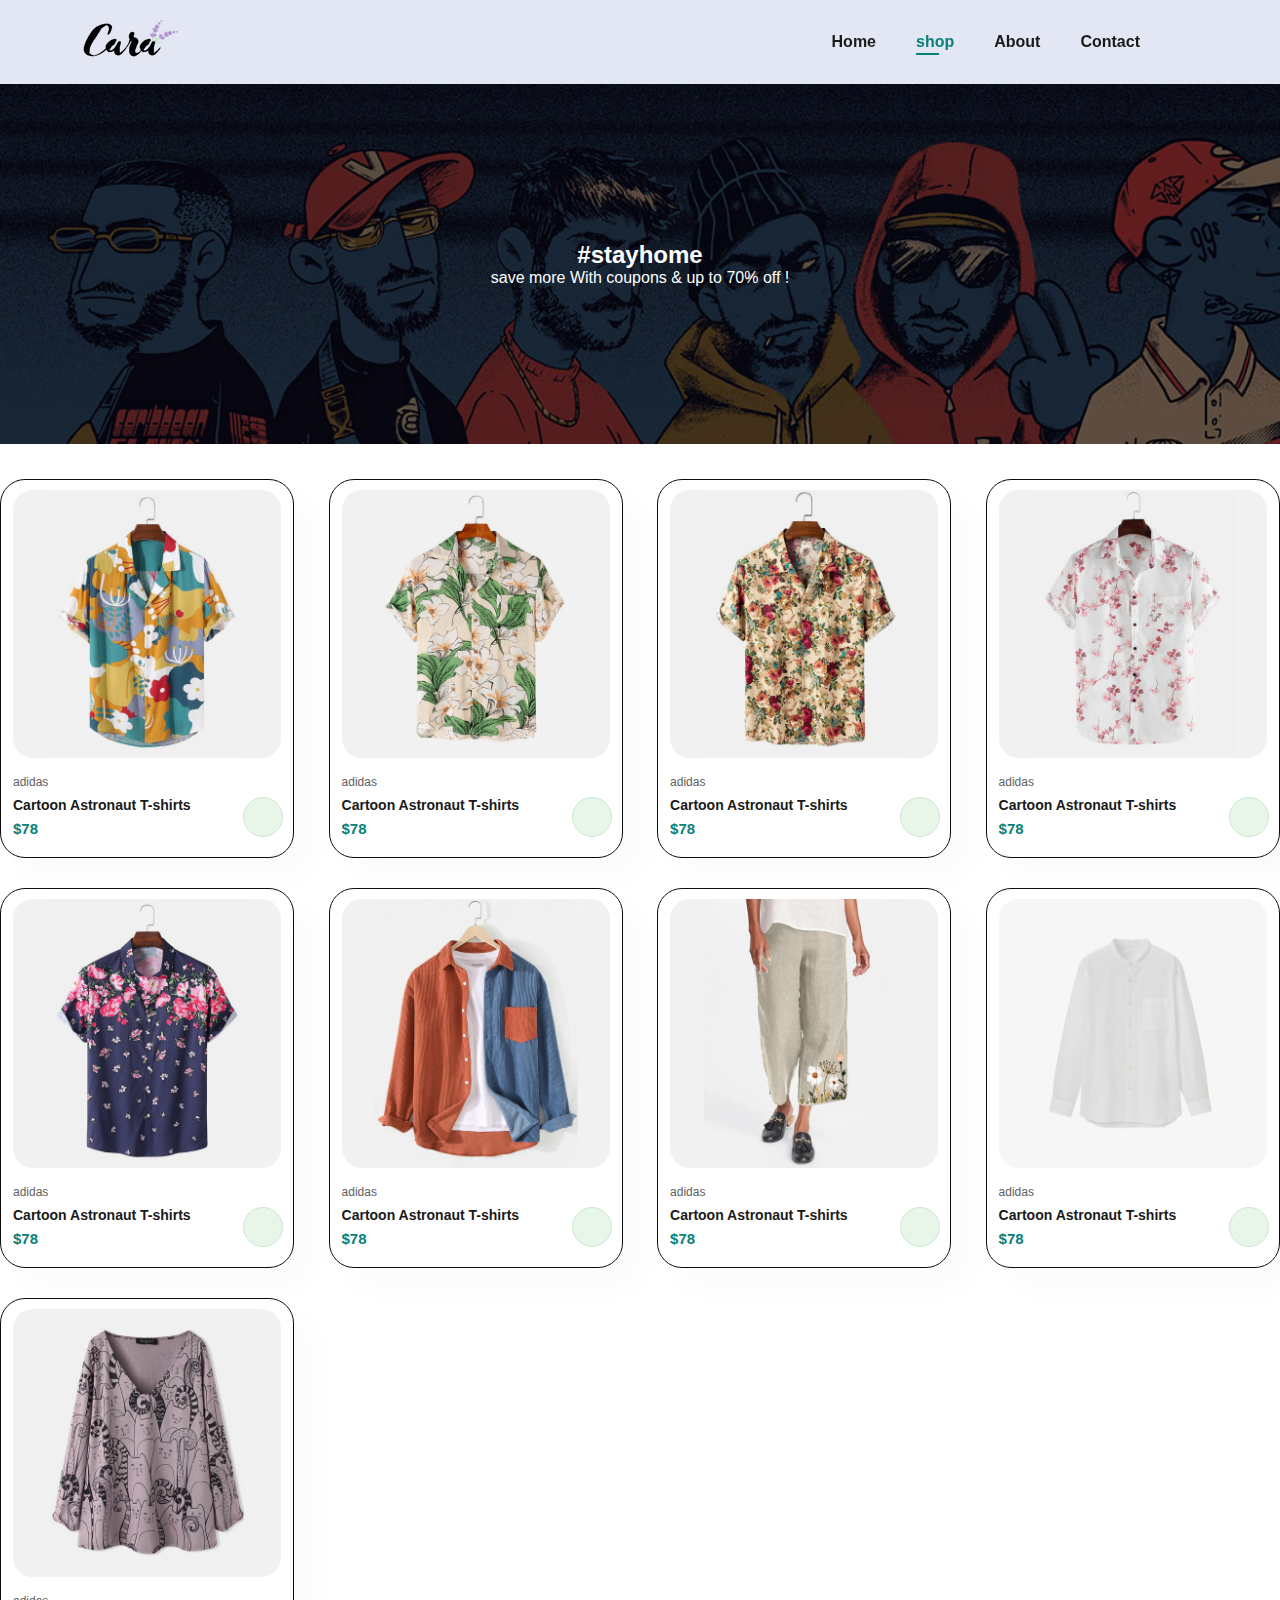
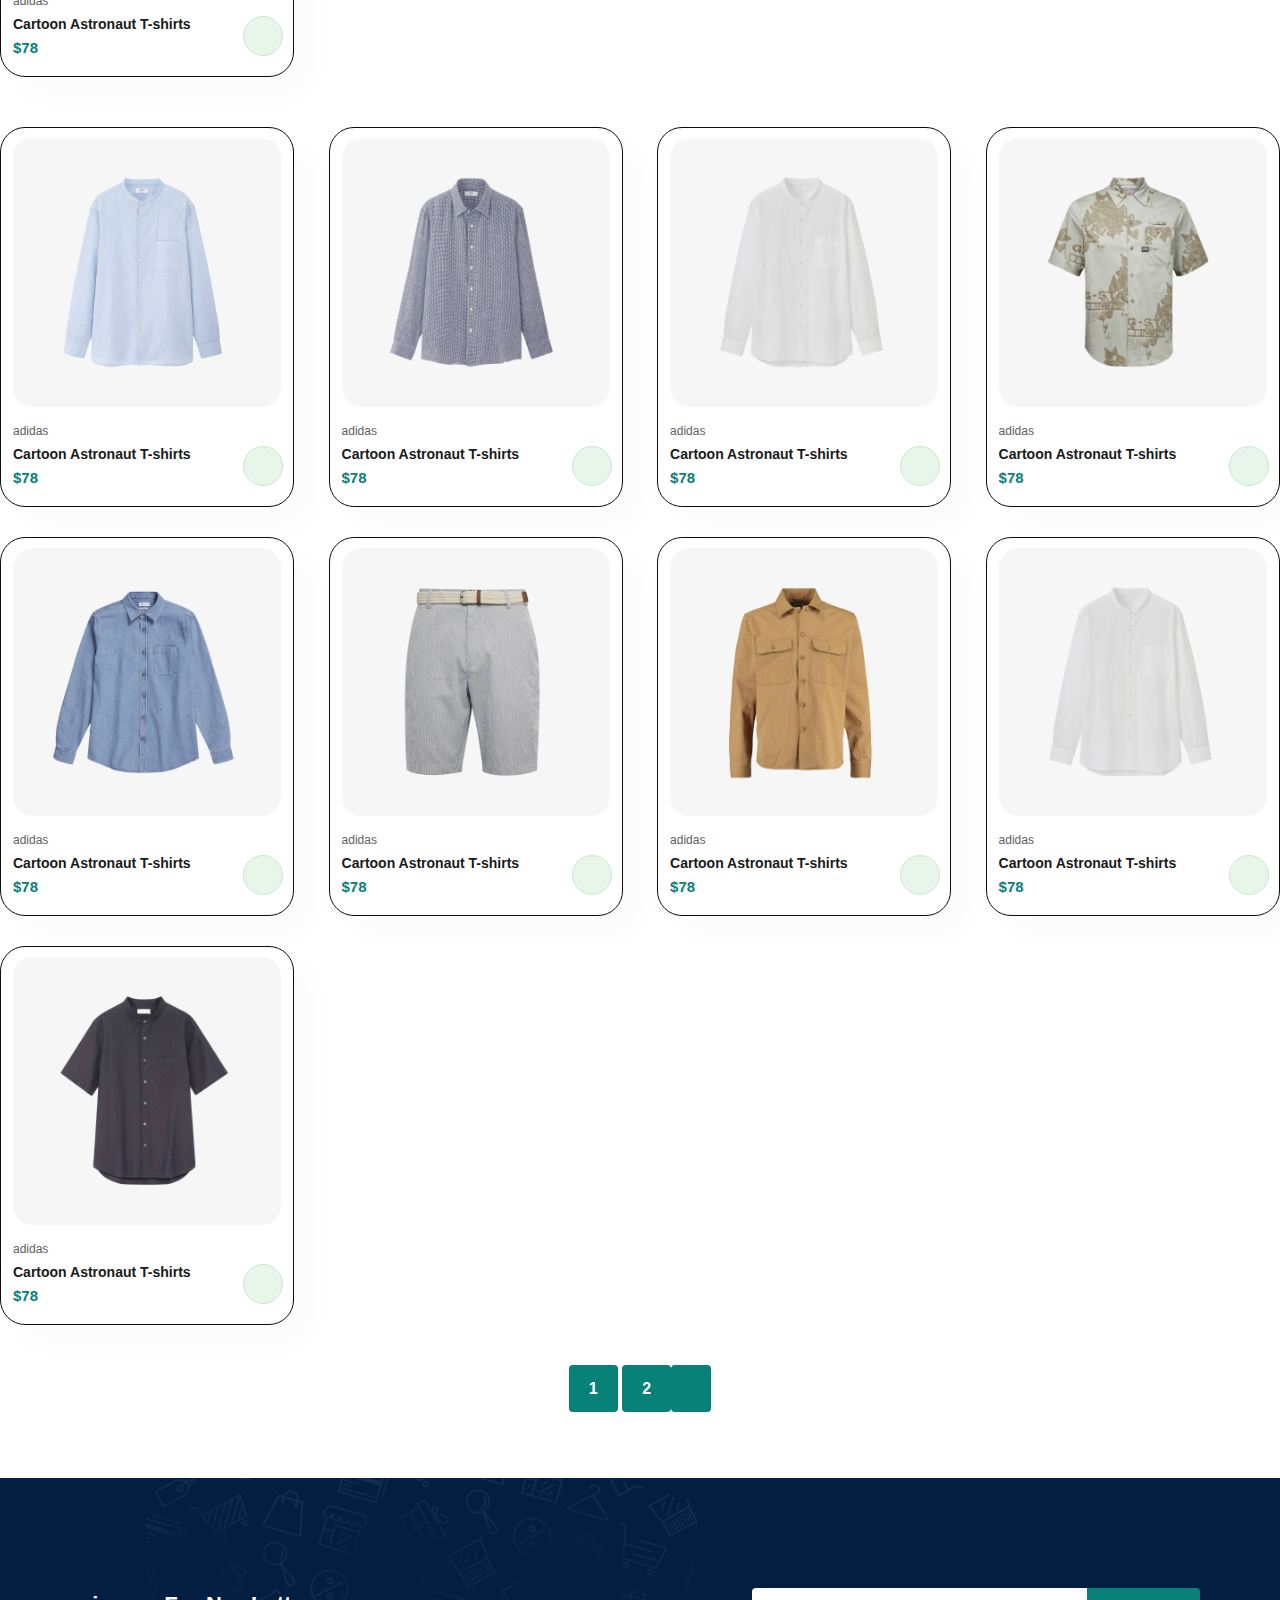
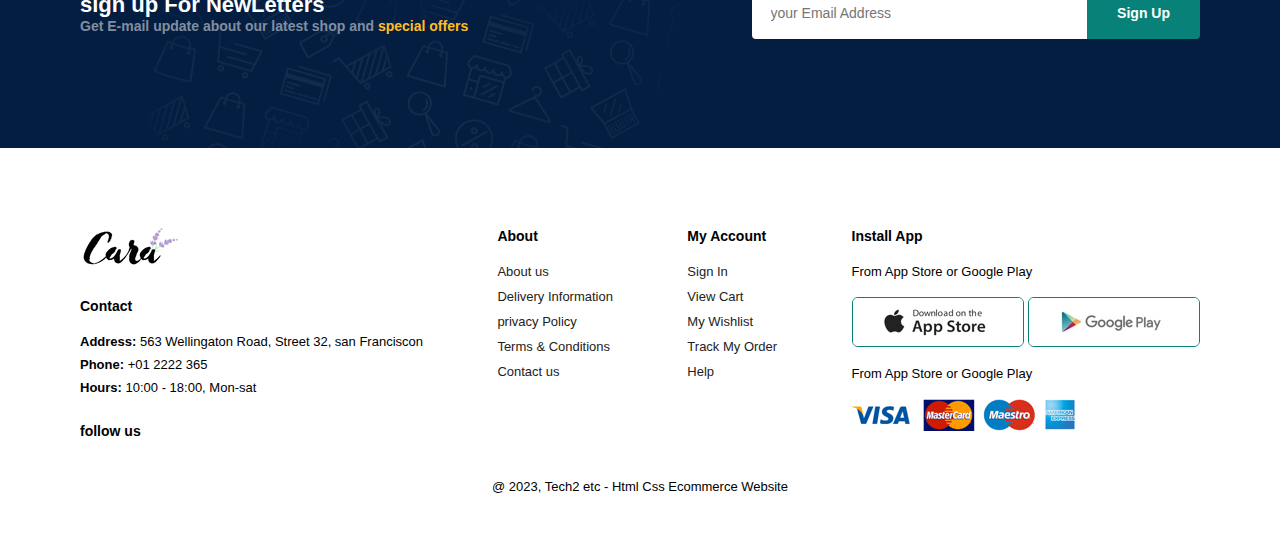
<file: shop.html>
<!DOCTYPE html>
<html lang="en">
  <head>
    <meta charset="UTF-8" />
    <meta name="viewport" content="width=device-width, initial-scale=1.0" />
    <title>Document</title>
    <link
      rel="stylesheet"
      href="https://cdnjs.cloudflare.com/ajax/libs/font-awesome/6.5.1/css/all.min.css"
      integrity="sha512-DTOQO9RWCH3ppGqcWaEA1BIZOC6xxalwEsw9c2QQeAIftl+Vegovlnee1c9QX4TctnWMn13TZye+giMm8e2LwA=="
      crossorigin="anonymous"
      referrerpolicy="no-referrer"
    />
    <link rel="stylesheet" href="style.css" />
  </head>
  <body>
    <section id="header">
      <a href="#"><img src="img/logo.png" class="logo" alt="" /></a>

      <div>
        <ul id="navbar">
          <li><a href="index.html">Home</a></li>
          <li><a class="active" href="shop.html">shop</a></li>
         
          <li><a href="about.html">About</a></li>
          <li><a href="contact.html">Contact</a></li>
          <li id="lg-bag">
            <a href="cart.html"><i class="fa-solid fa-bag-shopping"></i></a>
          </li>
           <a href="#" id="close"> <i class="fa-solid fa-xmark"></i></a>
          
        </ul>
      </div>
      <div id="mobile">
        
          <i id="bar" class="fas fa-outdent"></i>
          <a href="cart.html"> <i class="fa-solid fa-bag-shopping"></i></a>
       
      </div>
    </section>

    <section id="page-header">
      
       <h2>#stayhome</h2>
      <p>save more With coupons & up to 70% off !</p>
     
    </section>

    

    <section id="product1">
      
      <div class="pro-container">
        <div class="pro" onclick="window.location.href = 'sproduct.html'; ">
          <img src="img/products/f1.jpg" alt="" />
          <div class="des">
            <span>adidas</span>
            <h5>Cartoon Astronaut T-shirts</h5>
            <div class="star">
              <i class="fas fa-star"></i>
              <i class="fas fa-star"></i>
              <i class="fas fa-star"></i>
              <i class="fas fa-star"></i>
              <i class="fas fa-star"></i>
            </div>
            <h4>$78</h4>
          </div>
          <a href="#"><i class="cart fa-solid fa-cart-shopping"></i></a>
        </div>


        <div class="pro">
          <img src="img/products/f2.jpg" alt="" />
          <div class="des">
            <span>adidas</span>
            <h5>Cartoon Astronaut T-shirts</h5>
            <div class="star">
              <i class="fas fa-star"></i>
              <i class="fas fa-star"></i>
              <i class="fas fa-star"></i>
              <i class="fas fa-star"></i>
              <i class="fas fa-star"></i>
            </div>
            <h4>$78</h4>
          </div>
          <a href="#"<i class="fa-solid fa-cart-shopping cart"></i></a>
        </div>


        <div class="pro">
          <img src="img/products/f3.jpg" alt="" />
          <div class="des">
            <span>adidas</span>
            <h5>Cartoon Astronaut T-shirts</h5>
            <div class="star">
              <i class="fas fa-star"></i>
              <i class="fas fa-star"></i>
              <i class="fas fa-star"></i>
              <i class="fas fa-star"></i>
              <i class="fas fa-star"></i>
            </div>
            <h4>$78</h4>
          </div>
          <a href="#">
            <i class="fa-solid fa-cart-shopping cart"></i></a>
        </div>



        <div class="pro">
          <img src="img/products/f4.jpg" alt="" />
          <div class="des">
            <span>adidas</span>
            <h5>Cartoon Astronaut T-shirts</h5>
            <div class="star">
              <i class="fas fa-star"></i>
              <i class="fas fa-star"></i>
              <i class="fas fa-star"></i>
              <i class="fas fa-star"></i>
              <i class="fas fa-star"></i>
            </div>
            <h4>$78</h4>
          </div>
          <a href="#"><i class="fa-solid fa-cart-shopping cart"></i></a>
        </div>


        <div class="pro">
          <img src="img/products/f5.jpg" alt="" />
          <div class="des">
            <span>adidas</span>
            <h5>Cartoon Astronaut T-shirts</h5>
            <div class="star">
              <i class="fas fa-star"></i>
              <i class="fas fa-star"></i>
              <i class="fas fa-star"></i>
              <i class="fas fa-star"></i>
              <i class="fas fa-star"></i>
            </div>
            <h4>$78</h4>
          </div>
          <a href="#"<i class="fa-solid fa-cart-shopping cart"></i></a>
        </div>


        <div class="pro">
          <img src="img/products/f6.jpg" alt="" />
          <div class="des">
            <span>adidas</span>
            <h5>Cartoon Astronaut T-shirts</h5>
            <div class="star">
              <i class="fas fa-star"></i>
              <i class="fas fa-star"></i>
              <i class="fas fa-star"></i>
              <i class="fas fa-star"></i>
              <i class="fas fa-star"></i>
            </div>
            <h4>$78</h4>
          </div>
          <a href="#"<i class="fa-solid fa-cart-shopping cart"></i></a>
        </div>




        <div class="pro">
          <img src="img/products/f7.jpg" alt="" />
          <div class="des">
            <span>adidas</span>
            <h5>Cartoon Astronaut T-shirts</h5>
            <div class="star">
              <i class="fas fa-star"></i>
              <i class="fas fa-star"></i>
              <i class="fas fa-star"></i>
              <i class="fas fa-star"></i>
              <i class="fas fa-star"></i>
            </div>
            <h4>$78</h4>
          </div>
          <a href="#"<i class="fa-solid fa-cart-shopping cart"></i></a>
        </div>


        <div class="pro">
          <img src="img/products/n3.jpg" alt="" />
          <div class="des">
            <span>adidas</span>
            <h5>Cartoon Astronaut T-shirts</h5>
            <div class="star">
              <i class="fas fa-star"></i>
              <i class="fas fa-star"></i>
              <i class="fas fa-star"></i>
              <i class="fas fa-star"></i>
              <i class="fas fa-star"></i>
            </div>
            <h4>$78</h4>
          </div>
          <a href="#"<i class="fa-solid fa-cart-shopping cart"></i></a>
        </div>


        <div class="pro">
          <img src="img/products/f8.jpg" alt="" />
          <div class="des">
            <span>adidas</span>
            <h5>Cartoon Astronaut T-shirts</h5>
            <div class="star">
              <i class="fas fa-star"></i>
              <i class="fas fa-star"></i>
              <i class="fas fa-star"></i>
              <i class="fas fa-star"></i>
              <i class="fas fa-star"></i>
            </div>
            <h4>$78</h4>
          </div>
          <a href="#"<i class="fa-solid fa-cart-shopping cart"></i></a>
        </div>


      </div>
  

      
      

   

    
      <div class="pro-container">
        <div class="pro">
          <img src="img/products/n1.jpg" alt="" />
          <div class="des">
            <span>adidas</span>
            <h5>Cartoon Astronaut T-shirts</h5>
            <div class="star">
              <i class="fas fa-star"></i>
              <i class="fas fa-star"></i>
              <i class="fas fa-star"></i>
              <i class="fas fa-star"></i>
              <i class="fas fa-star"></i>
            </div>
            <h4>$78</h4>
          </div>
          <a href="#"<i class="fa-solid fa-cart-shopping cart"></i></a>
        </div>


        <div class="pro">
          <img src="img/products/n2.jpg" alt="" />
          <div class="des">
            <span>adidas</span>
            <h5>Cartoon Astronaut T-shirts</h5>
            <div class="star">
              <i class="fas fa-star"></i>
              <i class="fas fa-star"></i>
              <i class="fas fa-star"></i>
              <i class="fas fa-star"></i>
              <i class="fas fa-star"></i>
            </div>
            <h4>$78</h4>
          </div>
          <a href="#"<i class="fa-solid fa-cart-shopping cart"></i></a>
        </div>


        <div class="pro">
          <img src="img/products/n3.jpg" alt="" />
          <div class="des">
            <span>adidas</span>
            <h5>Cartoon Astronaut T-shirts</h5>
            <div class="star">
              <i class="fas fa-star"></i>
              <i class="fas fa-star"></i>
              <i class="fas fa-star"></i>
              <i class="fas fa-star"></i>
              <i class="fas fa-star"></i>
            </div>
            <h4>$78</h4>
          </div>
          <a href="#"<i class="fa-solid fa-cart-shopping cart"></i></a>
        </div>



        <div class="pro">
          <img src="img/products/n4.jpg" alt="" />
          <div class="des">
            <span>adidas</span>
            <h5>Cartoon Astronaut T-shirts</h5>
            <div class="star">
              <i class="fas fa-star"></i>
              <i class="fas fa-star"></i>
              <i class="fas fa-star"></i>
              <i class="fas fa-star"></i>
              <i class="fas fa-star"></i>
            </div>
            <h4>$78</h4>
          </div>
          <a href="#"<i class="fa-solid fa-cart-shopping cart"></i></a>
        </div>


        <div class="pro">
          <img src="img/products/n5.jpg" alt="" />
          <div class="des">
            <span>adidas</span>
            <h5>Cartoon Astronaut T-shirts</h5>
            <div class="star">
              <i class="fas fa-star"></i>
              <i class="fas fa-star"></i>
              <i class="fas fa-star"></i>
              <i class="fas fa-star"></i>
              <i class="fas fa-star"></i>
            </div>
            <h4>$78</h4>
          </div>
          <a href="#"<i class="fa-solid fa-cart-shopping cart"></i></a>
        </div>


        <div class="pro">
          <img src="img/products/n6.jpg" alt="" />
          <div class="des">
            <span>adidas</span>
            <h5>Cartoon Astronaut T-shirts</h5>
            <div class="star">
              <i class="fas fa-star"></i>
              <i class="fas fa-star"></i>
              <i class="fas fa-star"></i>
              <i class="fas fa-star"></i>
              <i class="fas fa-star"></i>
            </div>
            <h4>$78</h4>
          </div>
          <a href="#"<i class="fa-solid fa-cart-shopping cart"></i></a>
        </div>




        <div class="pro">
          <img src="img/products/n7.jpg" alt="" />
          <div class="des">
            <span>adidas</span>
            <h5>Cartoon Astronaut T-shirts</h5>
            <div class="star">
              <i class="fas fa-star"></i>
              <i class="fas fa-star"></i>
              <i class="fas fa-star"></i>
              <i class="fas fa-star"></i>
              <i class="fas fa-star"></i>
            </div>
            <h4>$78</h4>
          </div>
          <a href="#"<i class="fa-solid fa-cart-shopping cart"></i></a>
        </div>



        <div class="pro">
          <img src="img/products/n3.jpg" alt="" />
          <div class="des">
            <span>adidas</span>
            <h5>Cartoon Astronaut T-shirts</h5>
            <div class="star">
              <i class="fas fa-star"></i>
              <i class="fas fa-star"></i>
              <i class="fas fa-star"></i>
              <i class="fas fa-star"></i>
              <i class="fas fa-star"></i>
            </div>
            <h4>$78</h4>
          </div>
          <a href="#"<i class="fa-solid fa-cart-shopping cart"></i></a>
        </div>


        <div class="pro">
          <img src="img/products/n8.jpg" alt="" />
          <div class="des">
            <span>adidas</span>
            <h5>Cartoon Astronaut T-shirts</h5>
            <div class="star">
              <i class="fas fa-star"></i>
              <i class="fas fa-star"></i>
              <i class="fas fa-star"></i>
              <i class="fas fa-star"></i>
              <i class="fas fa-star"></i>
            </div>
            <h4>$78</h4>
          </div>
          <a href="#"<i class="fa-solid fa-cart-shopping cart"></i></a>
        </div>


      </div>
    </section>

  <section id="pagination" class="section-p1">
    <a href="">1</a>
    <a href="">2</a>
    <a href=""> <i class="fa-solid fa-arrow-right"></i></a>
  </section> 

   

    <section id="newsletter" class="section-p1 section-m1">
      <div class="newstext">
        <h4>sign up For NewLetters</h4>
        <p>Get E-mail update about our latest shop and  <span>special offers</span></p>
      </div>
      <div class="form">
        <input type="text" placeholder="your Email Address">
        <button class="normal">Sign Up</button>
      </div>

    </section>

   <footer class="section-p1">
    <div class="col">
      <img  class="logo" src="img/logo.png" alt="">
      <h4>Contact</h4>
      <p> <strong>Address:</strong> 563 Wellingaton Road, Street 32, san Franciscon</p>
      <p> <strong>Phone:</strong> +01 2222 365 </p>
      <p> <strong>Hours:</strong> 10:00 - 18:00, Mon-sat
      </p>
      <div class="follow">
        <h4>follow us</h4>
        <div class="icon">
          <i class="fa-brands fa-facebook"></i>
          <i class="fa-brands fa-instagram"></i>
          <i class="fa-brands fa-youtube"></i>
          <i class="fa-brands fa-twitter"></i>
        </div>
      </div>
    </div>

    <div class="col">
      <h4>About</h4>
      <a href="#">About us</a>
      <a href="#">Delivery Information</a>
      <a href="#">privacy Policy</a>
      <a href="#">Terms & Conditions</a>
      <a href="#">Contact us</a>
    </div>

    <div class="col">
      <h4>My Account</h4>
      <a href="#">Sign In</a>
      <a href="#">View Cart</a>
      <a href="#">My Wishlist</a>
      <a href="#">Track My Order</a>
      <a href="#">Help</a>
    </div>

    <div class=" col install">
      <h4>Install App</h4>
      <p>From App Store or Google Play</p>

      <div class="row">
        <img src="img/pay/app.jpg" alt="">
        <img src="img/pay/play.jpg" alt="">
      </div>
      <p>From App Store or Google Play</p>
      <img src="img/pay/pay.png" alt="">
    </div>


   <div class="copyright">
    <p> @ 2023, Tech2 etc  - Html Css Ecommerce Website</p>

   </div> 



   </footer>



    <script src="script.js"></script>
  </body>
</html>
</file>
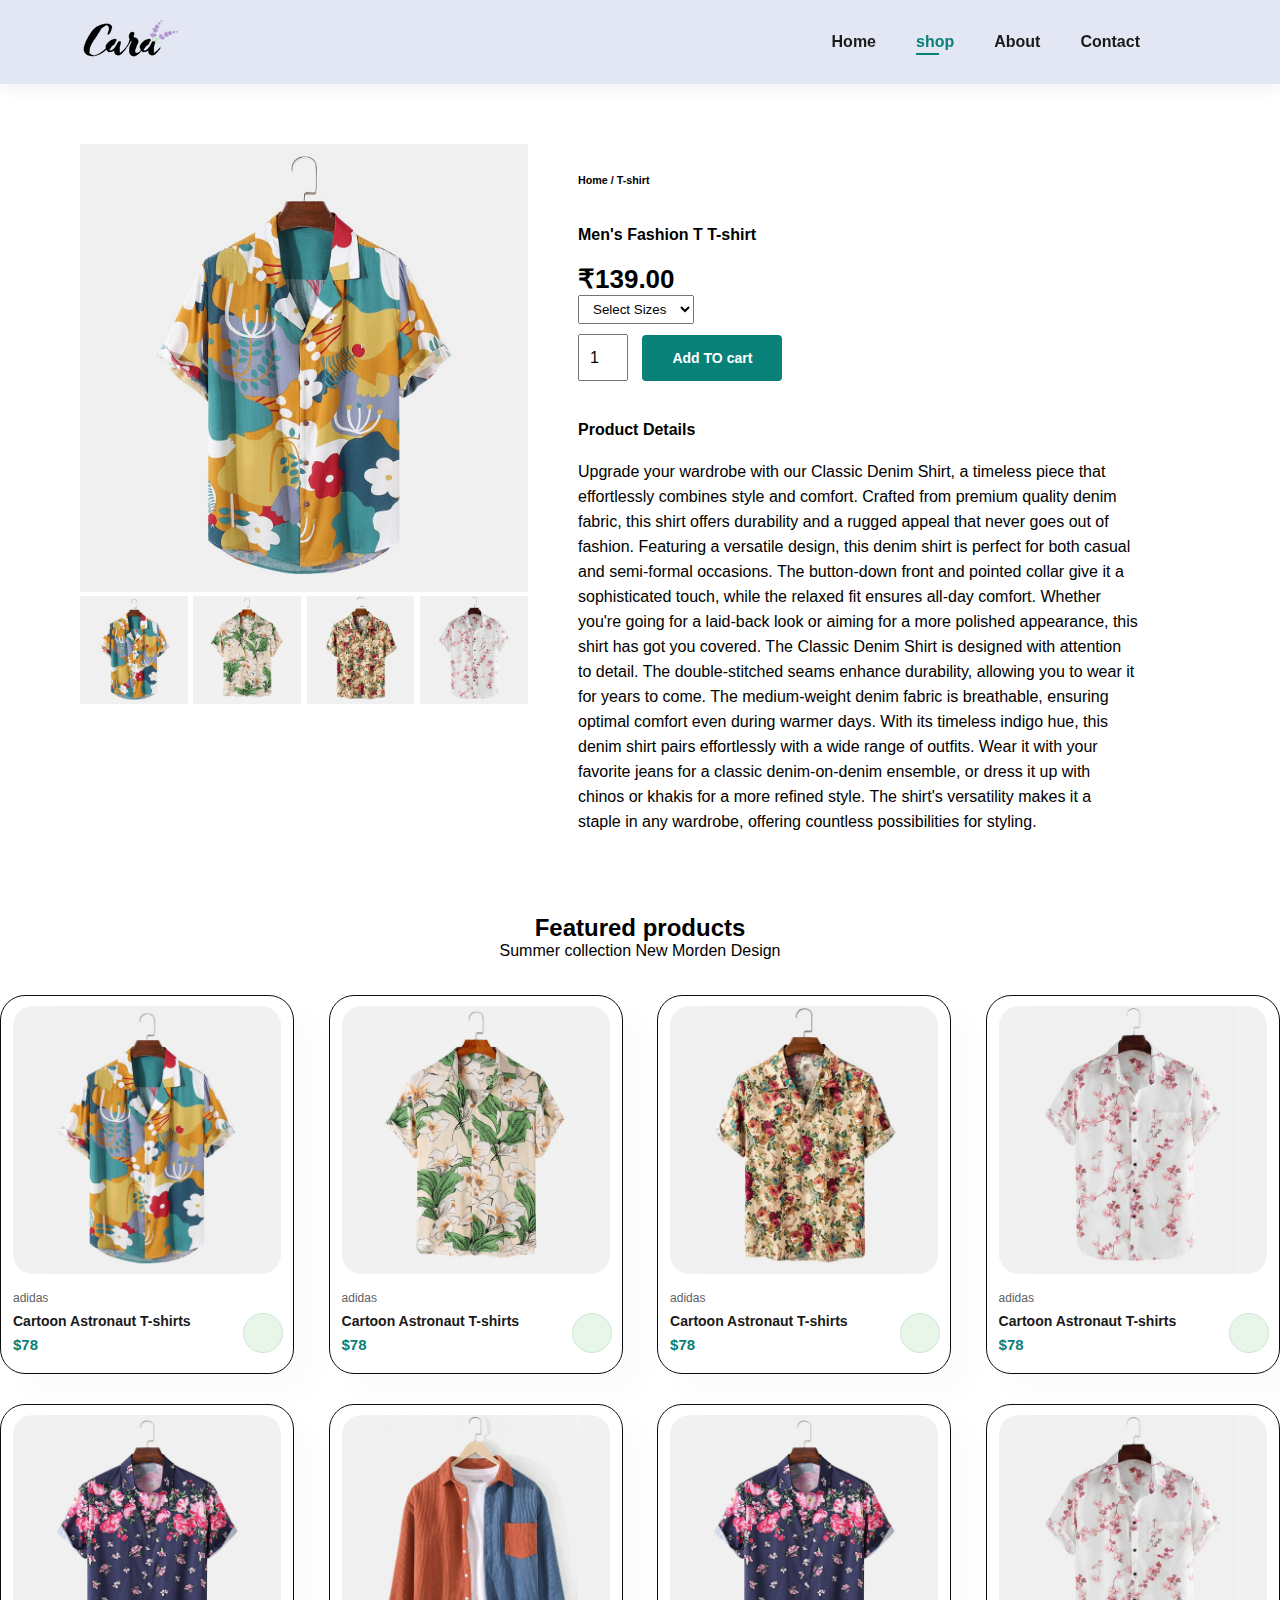
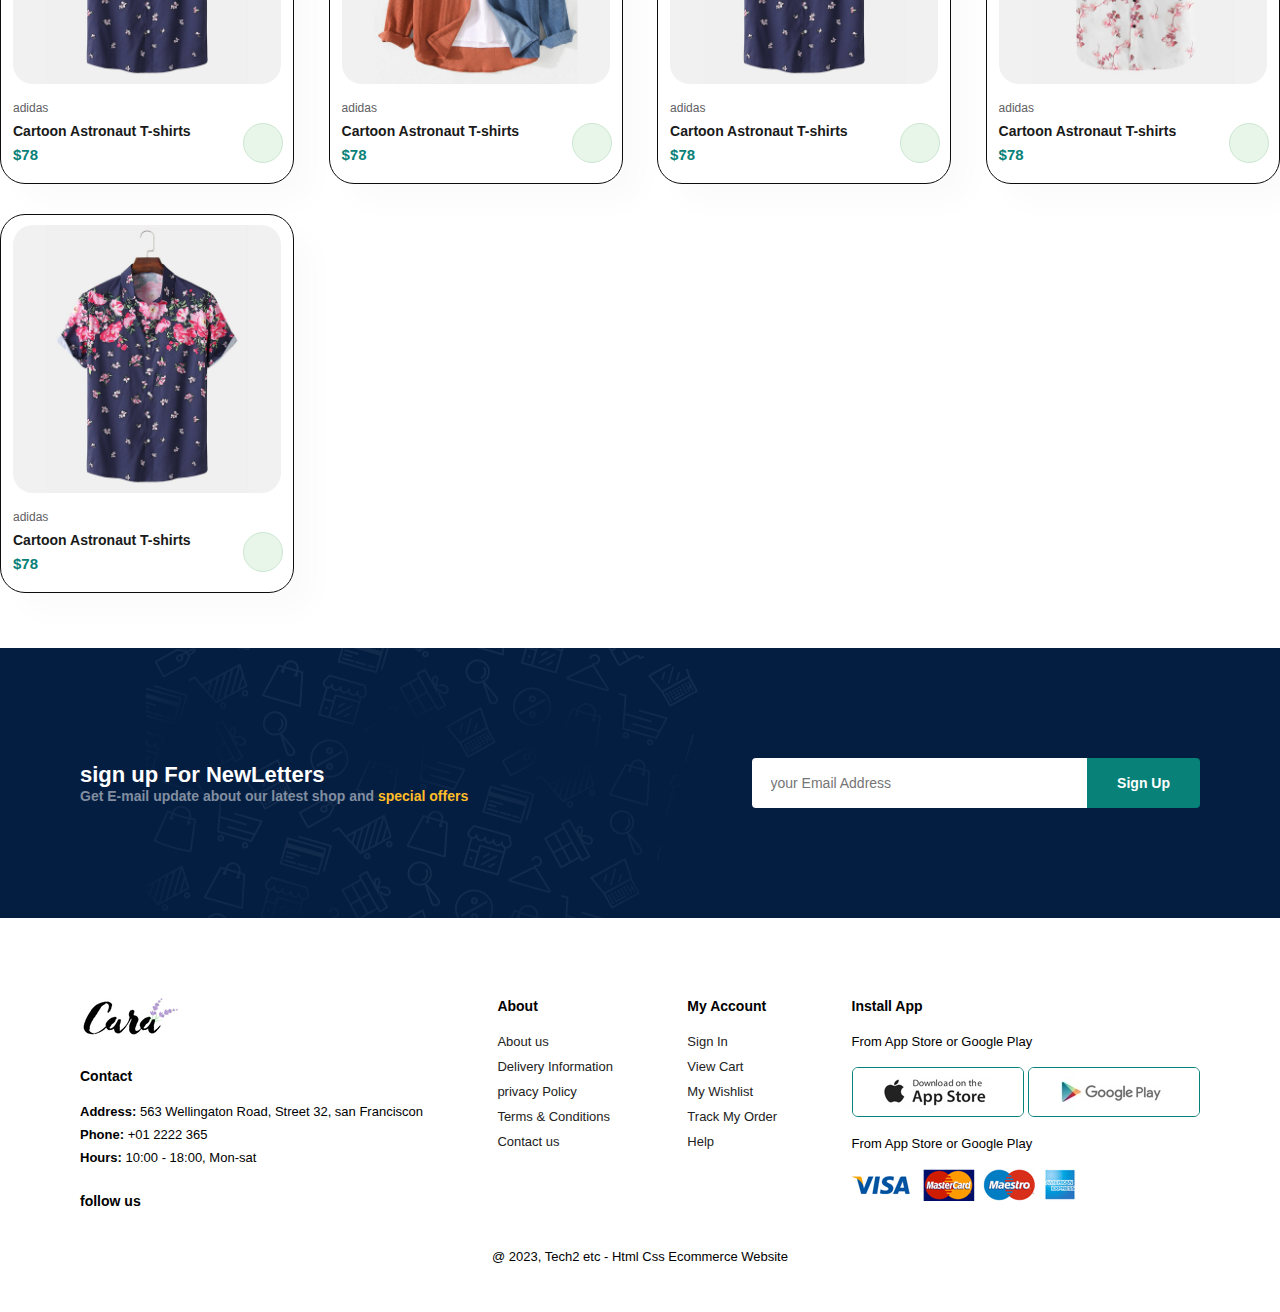
<file: sproduct.html>
<!DOCTYPE html>
<html lang="en">
  <head>
    <meta charset="UTF-8" />
    <meta name="viewport" content="width=device-width, initial-scale=1.0" />
    <title>Document</title>
    <link
      rel="stylesheet"
      href="https://cdnjs.cloudflare.com/ajax/libs/font-awesome/6.5.1/css/all.min.css"
      integrity="sha512-DTOQO9RWCH3ppGqcWaEA1BIZOC6xxalwEsw9c2QQeAIftl+Vegovlnee1c9QX4TctnWMn13TZye+giMm8e2LwA=="
      crossorigin="anonymous"
      referrerpolicy="no-referrer"
    />
    <link rel="stylesheet" href="style.css" />
  </head>
  <body>
    <section id="header">
      <a href="#"><img src="img/logo.png" class="logo" alt="" /></a>

      <div>
        <ul id="navbar">
          <li><a href="index.html">Home</a></li>
          <li><a class="active" href="shop.html">shop</a></li>
          
          <li><a href="about.html">About</a></li>
          <li><a href="contact.html">Contact</a></li>
          <li id="lg-bag">
            <a href="cart.html"><i class="fa-solid fa-bag-shopping"></i></a>
          </li>
           <a href="#" id="close"> <i class="fa-solid fa-xmark"></i></a>
          
        </ul>
      </div>
      <div id="mobile">
        
          <i id="bar" class="fas fa-outdent"></i>
          <a href="cart.html"> <i class="fa-solid fa-bag-shopping"></i></a>
       
      </div>
    </section>

    <section id="prodetalish" class="section-p1">
        <div class="single-pro-image">
            <img src="img/products/f1.jpg" width="100%" id="MainImg" alt=""> 


           <div class="small-img-group">
               <div class="small-img-col" >
                <img src="img/products/f1.jpg" width="100%"  class="smallimg" alt="">
               </div>

               <div class="small-img-col" >
                <img src="img/products/f2.jpg" width="100%"  class="smallimg" alt="">
               </div>

               <div class="small-img-col" >
                <img src="img/products/f3.jpg" width="100%"  class="smallimg" alt="">
               </div>

              <div class="small-img-col" >
                <img src="img/products/f4.jpg" width="100%"  class="smallimg" alt="">
              </div>

          </div>
        </div>
       

        <div class="single-pro-details">
            <h6> Home / T-shirt </h6>
            <h4> Men's Fashion T T-shirt</h4>
            <h2> ₹139.00 </h2>
            <select>
                <option>Select Sizes</option>
                <option>XL</option>
                <option>XXL</option>
                <option>Small</option>
               
            </select>
            <input type="number" value="1">
            <button class="normal">Add TO cart</button>
            <h4>Product Details</h4>
            <span>Upgrade your wardrobe with our Classic Denim Shirt, a timeless piece that effortlessly combines style and comfort. Crafted from premium quality denim fabric, this shirt offers durability and a rugged appeal that never goes out of fashion.
                Featuring a versatile design, this denim shirt is perfect for both casual and semi-formal occasions. The button-down front and pointed collar give it a sophisticated touch, while the relaxed fit ensures all-day comfort. Whether you're going for a laid-back look or aiming for a more polished appearance, this shirt has got you covered.
                The Classic Denim Shirt is designed with attention to detail. The double-stitched seams enhance durability, allowing you to wear it for years to come. The medium-weight denim fabric is breathable, ensuring optimal comfort even during warmer days.
                With its timeless indigo hue, this denim shirt pairs effortlessly with a wide range of outfits. Wear it with your favorite jeans for a classic denim-on-denim ensemble, or dress it up with chinos or khakis for a more refined style. The shirt's versatility makes it a staple in any wardrobe, offering countless possibilities for styling.</span>
        </div>
    </section>

    <section id="product1">
      <h2 style="margin-top: 40px;">Featured products</h2>
      <p>Summer collection New Morden Design</p>
      <div class="pro-container">
        <div class="pro">
          <img src="img/products/f1.jpg" alt="" />
          <div class="des">
            <span>adidas</span>
            <h5>Cartoon Astronaut T-shirts</h5>
            <div class="star">
              <i class="fas fa-star"></i>
              <i class="fas fa-star"></i>
              <i class="fas fa-star"></i>
              <i class="fas fa-star"></i>
              <i class="fas fa-star"></i>
            </div>
            <h4>$78</h4>
          </div>
          <a href="#"><i class="cart fa-solid fa-cart-shopping"></i></a>
        </div>


        <div class="pro">
          <img src="img/products/f2.jpg" alt="" />
          <div class="des">
            <span>adidas</span>
            <h5>Cartoon Astronaut T-shirts</h5>
            <div class="star">
              <i class="fas fa-star"></i>
              <i class="fas fa-star"></i>
              <i class="fas fa-star"></i>
              <i class="fas fa-star"></i>
              <i class="fas fa-star"></i>
            </div>
            <h4>$78</h4>
          </div>
          <a href="#"<i class="fa-solid fa-cart-shopping cart"></i></a>
        </div>


        <div class="pro">
          <img src="img/products/f3.jpg" alt="" />
          <div class="des">
            <span>adidas</span>
            <h5>Cartoon Astronaut T-shirts</h5>
            <div class="star">
              <i class="fas fa-star"></i>
              <i class="fas fa-star"></i>
              <i class="fas fa-star"></i>
              <i class="fas fa-star"></i>
              <i class="fas fa-star"></i>
            </div>
            <h4>$78</h4>
          </div>
          <a href="#">
            <i class="fa-solid fa-cart-shopping cart"></i></a>
        </div>



        <div class="pro">
          <img src="img/products/f4.jpg" alt="" />
          <div class="des">
            <span>adidas</span>
            <h5>Cartoon Astronaut T-shirts</h5>
            <div class="star">
              <i class="fas fa-star"></i>
              <i class="fas fa-star"></i>
              <i class="fas fa-star"></i>
              <i class="fas fa-star"></i>
              <i class="fas fa-star"></i>
            </div>
            <h4>$78</h4>
          </div>
          <a href="#"><i class="fa-solid fa-cart-shopping cart"></i></a>
        </div>


        <div class="pro">
          <img src="img/products/f5.jpg" alt="" />
          <div class="des">
            <span>adidas</span>
            <h5>Cartoon Astronaut T-shirts</h5>
            <div class="star">
              <i class="fas fa-star"></i>
              <i class="fas fa-star"></i>
              <i class="fas fa-star"></i>
              <i class="fas fa-star"></i>
              <i class="fas fa-star"></i>
            </div>
            <h4>$78</h4>
          </div>
          <a href="#"<i class="fa-solid fa-cart-shopping cart"></i></a>
        </div>


        <div class="pro">
          <img src="img/products/f6.jpg" alt="" />
          <div class="des">
            <span>adidas</span>
            <h5>Cartoon Astronaut T-shirts</h5>
            <div class="star">
              <i class="fas fa-star"></i>
              <i class="fas fa-star"></i>
              <i class="fas fa-star"></i>
              <i class="fas fa-star"></i>
              <i class="fas fa-star"></i>
            </div>
            <h4>$78</h4>
          </div>
          <a href="#"<i class="fa-solid fa-cart-shopping cart"></i></a>
        </div>

        <div class="pro">
          <img src="img/products/f5.jpg" alt="" />
          <div class="des">
            <span>adidas</span>
            <h5>Cartoon Astronaut T-shirts</h5>
            <div class="star">
              <i class="fas fa-star"></i>
              <i class="fas fa-star"></i>
              <i class="fas fa-star"></i>
              <i class="fas fa-star"></i>
              <i class="fas fa-star"></i>
            </div>
            <h4>$78</h4>
          </div>
          <a href="#"<i class="fa-solid fa-cart-shopping cart"></i></a>
        </div>


        <div class="pro">
          <img src="img/products/f4.jpg" alt="" />
          <div class="des">
            <span>adidas</span>
            <h5>Cartoon Astronaut T-shirts</h5>
            <div class="star">
              <i class="fas fa-star"></i>
              <i class="fas fa-star"></i>
              <i class="fas fa-star"></i>
              <i class="fas fa-star"></i>
              <i class="fas fa-star"></i>
            </div>
            <h4>$78</h4>
          </div>
          <a href="#"><i class="fa-solid fa-cart-shopping cart"></i></a>
        </div>



        <div class="pro">
          <img src="img/products/f5.jpg" alt="" />
          <div class="des">
            <span>adidas</span>
            <h5>Cartoon Astronaut T-shirts</h5>
            <div class="star">
              <i class="fas fa-star"></i>
              <i class="fas fa-star"></i>
              <i class="fas fa-star"></i>
              <i class="fas fa-star"></i>
              <i class="fas fa-star"></i>
            </div>
            <h4>$78</h4>
          </div>
          <a href="#"<i class="fa-solid fa-cart-shopping cart"></i></a>
        </div>


        </div>
</section>



        
    

    
   

    <section id="newsletter" class="section-p1 section-m1">
      <div class="newstext">
        <h4>sign up For NewLetters</h4>
        <p>Get E-mail update about our latest shop and  <span>special offers</span></p>
      </div>
      <div class="form">
        <input type="text" placeholder="your Email Address">
        <button class="normal">Sign Up</button>
      </div>

    </section>

   <footer class="section-p1">
    <div class="col">
      <img  class="logo" src="img/logo.png" alt="">
      <h4>Contact</h4>
      <p> <strong>Address:</strong> 563 Wellingaton Road, Street 32, san Franciscon</p>
      <p> <strong>Phone:</strong> +01 2222 365 </p>
      <p> <strong>Hours:</strong> 10:00 - 18:00, Mon-sat
      </p>
      <div class="follow">
        <h4>follow us</h4>
        <div class="icon">
          <i class="fa-brands fa-facebook"></i>
          <i class="fa-brands fa-instagram"></i>
          <i class="fa-brands fa-youtube"></i>
          <i class="fa-brands fa-twitter"></i>
        </div>
      </div>
    </div>

    <div class="col">
      <h4>About</h4>
      <a href="#">About us</a>
      <a href="#">Delivery Information</a>
      <a href="#">privacy Policy</a>
      <a href="#">Terms & Conditions</a>
      <a href="#">Contact us</a>
    </div>

    <div class="col">
      <h4>My Account</h4>
      <a href="#">Sign In</a>
      <a href="#">View Cart</a>
      <a href="#">My Wishlist</a>
      <a href="#">Track My Order</a>
      <a href="#">Help</a>
    </div>

    <div class=" col install">
      <h4>Install App</h4>
      <p>From App Store or Google Play</p>

      <div class="row">
        <img src="img/pay/app.jpg" alt="">
        <img src="img/pay/play.jpg" alt="">
      </div>
      <p>From App Store or Google Play</p>
      <img src="img/pay/pay.png" alt="">
    </div>


   <div class="copyright">
    <p> @ 2023, Tech2 etc  - Html Css Ecommerce Website</p>

   </div> 



   </footer>

   <script>
    var MainImg = document.getElementById("MainImg");
    var smallimg = document.getElementsByClassName("smallimg");

    smallimg[0].onclick = function(){
        MainImg.src = smallimg[0].src;
    }

    smallimg[1].onclick = function(){
        MainImg.src = smallimg[1].src;
    }

    smallimg[2].onclick = function(){
        MainImg.src = smallimg[2].src;
    }

    smallimg[3].onclick = function(){
        MainImg.src = smallimg[3].src;
    }
</script>


    <script src="script.js"></script>
  </body>
</html>
</file>
<file: style.css>
*{
    margin: 0;
    padding: 0;
    box-sizing: border-box;
    font-family: sans-serif;

}
/* h1{
    font-size: 50px;
    line-height: 64px;
    color: #222;
}

 h2{
    font-size: 50px;
    line-height: 64px;
    color: #222;
    
}

 h4{
    font-size: 50px;
    line-height: 64px;
    color: #222; 


 h6{
    font-weight: 700;
    font-size: 20px;
   
}
p{
    font-size: 16px;
    color:#465b52;
    margin: 15px 0 20px 0;
} */

.section-p1{
    padding: 40px 80px;
}
 .section-m1{ 
 margin: 40px 0;
}  

body{
    width: 100%;
}

 Header start 


.section-m1{ 
    margin: 40px 0;
   } 

 button.normal{
    font-size: 14px;
    font-weight: 600;
    padding: 15px 30px;
    color:#000 ;
    background-color: #fff;
    border-radius: 4px;
    cursor: pointer;
    border: none;
    outline: none;
    transition: 0.2s;
}



#header{
    display: flex;
    align-items: center;
    justify-content: space-between;
    padding: 20px 80px;
    background: #E3E6F3;
    box-shadow: 0 5px 15px rgba(0,0,0,0.06);
    z-index: 999;
    position: sticky;
    top: 0;
    left: 0;

}
#navbar{
    display: flex;
    align-items: center;
    justify-content: center;
}

#navbar li{
    list-style: none;
    padding: 0 20px;
    position: relative;
}
#navbar li a{
    text-decoration: none;
    font-size: 16px;
    font-weight: 600;
    color: #1a1a1a;
    transition: 0,3s ease;
}
#navbar li a:hover,
#navbar li a.active{
    color: #088178;

}
#navbar li a.active::after,
#navbar li a:hover::after {
  content: "";
  width: 30%;
  height: 2px;
  background: #088178;
  position: absolute;
  bottom: -4px;
  left: 20px;
}

#mobile{
display: none;
align-items: center;
}

#close{
    display: none;
}

/* home */
#hero {
    background-image: url(img/hero4.png);
    height: 90vh;
    width: 100%;
    background-size: cover;
    background-position: top 25% right 0;
    padding: 0 80px;
    display:flex;
    flex-direction:column ;
    align-items:flex-start ;
    justify-content: center;
}
#hero h4 {
 padding-bottom: 15px;
}
#hero h1 {
    color: #088178;
}
#hero  button {
    background-image: url("img/button.png");
    background-color: transparent;
    text-transform: uppercase;
    color: #088178;
    border: 0;
    padding: 14px 80px 14px 65px;
    background-repeat: no-repeat;
    cursor: pointer;
    font-weight: 15px;
}

#feature {
    display: flex;
    align-items: center;
    justify-content: space-between;
    flex-wrap: wrap;
}






#feature .fe-box{
 width: 180px;
 text-align: center;
 padding: 25px 15px ;
 box-shadow: 20px 20px 34px rgba(0,0,0,0.03);
 border: 1px solid #cce7d0;
 border-radius: 4px;
 margin: 15px 0;

}
#feature .fe-box:hover{
    box-shadow: 10px 10px 54px rgba(70,62,221,0.1);

}

#feature .fe-box img{
    width: 100%;
    margin-bottom: 10px;
}

#feature .fe-box h6{
    display: inline-block;
    padding:9px 8px 6px 8px ;
    line-height: 1;
    border-radius:4px;
    color: #088178;
    background-color: #fddde4;

}
#feature .fe-box:nth-child(2) h6 {
 background-color: #cdebbc;
}

#feature .fe-box:nth-child(3) h6 {
    background-color: #d1e8f2;
   }
   
   
#feature .fe-box:nth-child(4) h6 {
    background-color: #cdd4f8;
   }
   
#feature .fe-box:nth-child(5) h6 {
    background-color: #cdd4f8;
   }
   
   
#feature .fe-box:nth-child(6) h6 {
    background-color: #fff2e5;
}

#product1 {
    text-align: center;
}

#product1 .pro-container{

    display: flex;
    justify-content: space-between;
    padding-top: 20px;
    flex-wrap: wrap;
    
}
   
#product1 .pro {
    width:23%;
    min-width:250px;
    padding: 10px 12px ;
    border: 1px solid #0d0d0d;
    border-radius: 25px;
    cursor: pointer;
    box-shadow: 20px 20px 30px rgba(0,0,0,0.02);
    margin: 15px 0;
    transition: 0.2s ease;
    position: relative;
}

#product1 .pro:hover{
    box-shadow: 20px 20px 30px rgba(0,0,0,0.06);
}

#product1 .pro img{
    width: 100%;
    border-radius: 20px;
}
#product1 .pro .des{
    text-align: start;
    padding: 10px 0;

}
#product1 .pro .des span{
 color: #606063;
 font-size: 12px;
}
#product1 .pro .des h5{
    padding-top:7px;
    color:#1a1a1a;
    font-size:14px;
}
#product1 .pro .des i {
    font-size: 12px;
    color:rgb(243,181,25);

}

#product1 .pro .des  h4{
    
    font-size: 15px;
    padding-top: 7px;
    font-weight: 700;
    color: #088178;
}

#product1 .pro .cart{
    width: 40px;
    height: 40px;
    line-height: 40px;
    border-radius: 50px;
    background-color: #e8f6ea;
    font-weight:500 ;
    color: #088178;
    border: 1px solid #cce7d0;
    position: absolute;
    bottom: 20px;
    right: 10px;
}

#banner{
    display: flex;
    flex-direction: column;
    justify-content: center;
    align-items: center;
    text-align: center;
    background-image: url(img/banner/b2.jpg);
    width: 100%;
    height: 40vh;
    background-size:cover ;
    background-position: center;
}
#banner h4 {
    color: white;
    font-size: 16px;
}

#banner h2{
    color: white;
    font-size: 30px;
    padding: 10px 0;
}


#banner h2 span{
    color:red;
    
}
#banner button:hover{
background: #088178;
color:#fff ;
}

#sm-banner {
    display: flex;
    justify-content: space-between;
    flex-wrap: wrap;
}

#sm-banner .banner-box {
    display: flex;
    flex-direction: column;
    justify-content: center;
    align-items: flex-start;
    
    background-image: url(img/banner/b17.jpg);
    width: 600px;
    height: 45vh;
    margin-left: 20px;
    background-size:cover ;
    background-position: center;
    padding: 30px;
}

#sm-banner .banner-box2 {
    background-image: url(img/banner/b10.jpg);
    margin-right: 20px;
}


#sm-banner h4{
    color: #fff;
    font-size: 20px;
    font-weight: 300;

}
#sm-banner h2{
    color: #fff;
    font-size: 28px;
    font-weight: 800;

}
#sm-banner span{
    color: #fff;
    font-size: 14px;
    font-weight: 500;
    padding-bottom: 15px;

}

#sm-banner .banner-box:hover button{
    background: #088178;
    border: 1px solid #088178;


}

button.white{
    font-size: 13px;
    font-weight: 600;
    padding: 11px 18px;
    color:#fff ;
    background-color: transparent;
    cursor: pointer;
    border: 1px solid white;
    outline: none;
    transition: 0.2s;
}
#banner3{
    display: flex;
    justify-content: space-between;
    flex-wrap: wrap;
    padding:0 80px;

}

#banner3 .banner-box{
    display: flex;
    flex-direction: column;
    justify-content: center;
    align-items: center;
    text-align: center;
    background-image: url(img/banner/b7.jpg);
    width: 30%;
    height: 30vh;
    background-size:cover ;
    background-position: center;
    padding: 20px;
    margin-bottom: 20px;
    margin-top: 30px;

}
#banner3 .banner-box2{
    background-image: url(img/banner/b4.jpg);  
}

#banner3 .banner-box3{
    background-image: url(img/banner/b18.jpg);  
}


#banner3 h2{
    color: #ec544e;
    font-weight: 800;
    font-size: 22px;
}

#newsletter{
    width: 100%;
    height: 30vh;
    display: flex;
    justify-content: space-between;
    flex-wrap: wrap;
    align-items: center;
    background-image: url("img/banner/b14.png");
    background-repeat: no-repeat;
    background-position: 20% 30%;
    background-color: #041e42;

}
#newsletter h4 {
font-size: 22px;
font-weight: 700;
color: #fff;
}
#newsletter p {
    font-size: 14px;
 font-weight: 600;
color: #818ea0;
}

#newsletter p  span{
color: #ffbd27;
}


#newsletter .form{
    display: flex;
    width: 40%;

}
#newsletter input{
 height: 3.15rem;
 padding: 0 1.25em;
 font-size: 14px;
 width: 100%;
 border: 1px solid transparent;
 border-radius: 4px;
 outline: none;
 border-top-right-radius:0 ;
 border-bottom-right-radius:0 ;
}
#newsletter button{
    background-color: #088178;
    color: #fff;
    white-space: nowrap;
   border-top-left-radius:0 ;
   border-bottom-left-radius:0 ;

}

footer{
    display: flex;
    flex-wrap: wrap;
    justify-content: space-between;
}

footer .col{
    display: flex;
    flex-direction: column;
    align-items: flex-start;
    margin-bottom: 20px;
}
footer .logo{
    margin-bottom: 30px;

}

footer h4{
    font-size: 14px;
    padding-bottom: 20px;

}

footer p{
    font-size: 13px;
   margin: 0 0 8px 0;
}
footer a{
    font-size: 13px;
    text-decoration: none;
    color: #222;
    margin-bottom: 10px;
}

footer .follow{
    margin-top: 20px;
}

footer.follow i{
    color: #465b52;
    padding-right: 4px;
    cursor: pointer;
}

footer .install .row img{
    border: 1px solid #088178;
    border-radius: 6px;

}

footer .install  img{
    margin: 10px 0 15px 0;
}
footer .follow i:hover,
footer a:hover {
    color: #088178;

}

footer .copyright{
width: 100%;
text-align: center;

}


/* shop css */

#page-header{
    background-image: url(img/banner/b1.jpg);
    width: 100%;
    height: 40vh;
    background-size: cover;
    display: flex;
    justify-content: center;
    text-align: center;
    flex-direction: column ;
    padding: 14px;

}

#page-header h2,
#page-header p{
    color: #fff;

}

#pagination{
    text-align: center;


}
#pagination a{
    text-decoration: none;
    background-color: #088178;
    padding: 15px  20px;
    border-radius: 4px;
    color: #fff;
    font-weight:600 ;
}

#pagination a i{
    font-size: 16px;
    font-weight: 600;

}


/* single product */


#prodetalish{

    display: flex;
    margin-top: 20px;
}



#prodetalish .single-pro-image{
    width: 40%;
    margin-right: 50px;
}

.small-img-group{
    display: flex;
    justify-content: space-between;
}

.small-img-col{

    flex-basis: 24%;
    cursor: pointer;

}

#prodetalish  .single-pro-details{
    width: 50%;
    padding-top: 30px;

}

#prodetalish  .single-pro-details h4{
    padding: 40px 0 20px;
}

#prodetalish  .single-pro-details h2{
    font-size: 26px;
    
}

#prodetalish  .single-pro-details select{
    display:block ;
    padding: 5px 10px ;
    margin-bottom: 10px;

}
#prodetalish  .single-pro-details input {
 width: 50px;
 height: 47px;
 padding-left: 10px;
 font-size: 16px ;
 margin-right: 10px;
}

#prodetalish  .single-pro-details input:focus{
    outline: none;
}


#prodetalish  .single-pro-details button{
  
    background: #088178;
    color: #ffff;
}

#prodetalish  .single-pro-details span{
    line-height: 25px;
    
}


/* about page */
 #page-header.about-header{
     background-image: url("img/about/banner.png");

}




#about-head{
    margin-top: 20px;
    margin-bottom: 20px;
    display: flex;
    align-items: center;
}

#about-head img{
  width: 50%;
  height: auto;
}

#about-head div{
 padding-left: 40px;

}

#about-app{
    text-align: center;

}
#about-app .video{
    width: 70%;
    height: 100%;
    margin: 30px auto 0 auto;
}

#about-app .video  video{
 
    width: 100%;
    height: 100%;
    border-radius: 20px;
}

/* contact page  */

#contact-details{
    display: flex;
    align-items: center;
    justify-content: space-between;
}

#contact-details .details{
    width: 40%;

}
#contact-details .details span ,
#from-detalis form{
    font-size: 12px;

}
#contact-details .details h2,
#from-detalis form h2 {
    font-size:26px ;
    line-height: 35px;
    padding: 20px 0 ;
}
#contact-details .details h3{
    font-size:26px ;
    
    padding-bottom: 15px ;
}

#contact-details .details li{
    list-style: none;
    display: flex;
    padding: 10px 0 ;
}

#contact-details .details li i{
 font-size: 14px;
 padding-right: 22px;
}

#contact-details .details li p{
    
    margin: 0;
    font-size:14px ;

   }

   #contact-details .map{

    width: 55%;
    height: 400px;
    /* margin-top: 20px; */
   }

   #contact-details .map iframe{

    width: 100%;
    height: 100%;
   
   }


 #from-detalis{
display: flex;
justify-content: space-between;
margin: 30px;
padding: 80px;border:1px solid #e1e1e1 ;

}

   #from-detalis form{
    width: 65%;
    display: flex;
    flex-direction: column;
    align-items: flex-start;

   }
   
   #from-detalis form input,
 #from-detalis form textarea {
    width: 100%;
    padding: 12px 15px ;
    outline: none;
    margin-bottom: 20px;
    border: 1px solid #e1e1e1;
   }


   #from-detalis form button{
     background-color: #088178;
     color: #fff;
   }


   #from-detalis  .people div{
padding-bottom: 25px ;
display: flex;
align-items: flex-start;
   }

   #from-detalis  .people div img{
     
    width: 65px;
    height: 65px;
    object-fit: cover;
    margin-right: 15px;

   }

   #from-detalis  .people div p{
     
    margin: 0;
    font-size: 13px;
    line-height: 25px;
     
   }

   #from-detalis  .people div p span{
    display: block;
    font-size: 16px;  
    font-weight: 600;
    color: #000;
 }

 /* cart page */

 #cart table {
    width: 100%;
    border-collapse: collapse;
    table-layout:fixed;
    white-space: nowrap;
 }

 #cart table img {
 width:70px ;
}

 #cart table td :nth-child(1) {
    width: 50px;
    text-align: center;
 }

 #cart table td :nth-child(2) {
   width: 150px;
    text-align: center;
 }

 #cart table td :nth-child(3) {
    width: 250px;
    text-align: center;
 }
 
 #cart table td :nth-child(4),
    
 #cart table td :nth-child(5),
   
 #cart table td :nth-child(6) {
    width: 150px;
    text-align: center;
 }
 
 #cart table td :nth-child(5) input{

    width: 70px;
    padding: 10px 5px 10px 15px;
 }

 #cart table thead{
    border: 1px solid #e2e9e1;
    border-left:none ;
    border-right:none ;
 }

 #cart table thead td{
    font-weight:700 ;
    text-transform: uppercase;
    font-size: 13px;
    padding: 18px 0;
 }
 #cart table tbody  tr td{

    padding-top: 15px;


 }
#cart table tbody   td{

    font-size: 13px;

}

#cart-add {
    display:flex;
flex-wrap:wrap ;
justify-content: space-between;
}

 #coupon{
width: 50%;
margin-bottom: 30px;

}

#coupon h3,
#SUBTOTAL h3{
padding-bottom: 15px;

}
#coupon input{
    padding: 10px 20px;
    outline: none;
    width: 60%;
    margin-left: 10px;
    border: 1px solid #e2e9e1;
}
#coupon button,
#SUBTOTAL button {

    background-color: #088178;
    color: #fff;
    padding: 12px 20px;
}

#SUBTOTAL{
    width: 50%;
    margin-bottom: 30px;
    border: 1px solid #e2e9e1;
    padding: 30px;
}

#SUBTOTAL table{

    border-collapse: collapse;
    width: 100%;
    margin-bottom: 20px;
}

#SUBTOTAL table td{
    width: 50%;
    border: 1px solid #e2e9e1;
    padding: 10px;
    font-size: 13px;
}


































































































@media (max-width: 799px) {

    .section-p1{
        padding: 40px 80px;
    }

    #navbar{
        display: flex;
        flex-direction: column;
        align-items: flex-start;
        justify-content: flex-start;
        position: fixed;
        top: 0;
        right: -300px;
        height: 100vh;
        width: 300px;
        background-color:#E3E6F3;
        box-shadow: 0 40px 60px rgba(0,0,0,0.1) ;
        padding: 80px 0 0 10px;
        transition: 0.3s;

    }
    
    #navbar.active{
        right: 0px;
    }
   #navbar li{
        margin-bottom: 25px ;
    }

    #mobile{
        display: block;
    }

    #mobile{
        display:flex;
        align-items: center;
    }

    /* #close{
        display: none;
    } */


    #mobile i{
       color: #1a1a1a;
       font-size: 24px;
       padding-left: 20px;
    }

    #close{
        display: initial;
        position: absolute;
        top: 30px;
        left: 30px;
        color: #222;
        font-size: 24px;
    }

    #lg-bag{
        display: none;

    }


    #hero {
        
        height: 70vh;
       padding: 0 80px;
       background-position: top 30% right 30%;

        
    }

    #feature{
        justify-content: center;

    }
     
    #feature .fe-box{
        
        margin: 15px 15px;
       
}

#product1 .pro-container{
      justify-content:center;
    }


#product1 .pro {
   
    
    margin: 15px;
    
}


#banner{
    
    height: 20vh;
    
}

#sm-banner .banner-box {
    min-width: 100%;
    height: 30%;
 }

 #banner3{
    
    
    padding:0 40px;

}
#banner3 .banner-box{
    width: 28%;
}

#newsletter .form{
    
width: 70%;

}

/* contact page */

#from-detalis{
    padding: 40px;

}
#from-detalis form{
    width: 50%;
}

/* cart
 */

 #cart{
    overflow-x: auto ;
 }




}
























@media (max-width:477px){
       
    .section-p1{
        padding:  20px;
    }

    #header{
        
       padding: 10px 30px; 
    
    }
    h1{
        font-size: 38px;
    }

    h2{
        font-size: 32px;
    }
    #hero{
       
        padding: 0 20px;
        background-position: 55%;
    }

    #feature{
        justify-content: space-between;
    }

    #feature .fe-box{
        width: 155px;
        margin: 0  0 15px 0;
    }

    #product1 .pro{
        width: 100% ;
    }

    #banner{
        height: 40vh;
    }

    #sm-banner.banner-box{
        min-width: 100%;
        height: 40vh;
    }
    #sm-banner.banner-box2 {
        margin-top: 20px;
    }
    #banner3{
        padding: 0 20px;
    }

    #banner3 .banner-box{
        width: 100%;
    }

    #newsletter{
        padding: 40px 20px;
    }
     
    #newsletter .form{
        width: 100%;
    }

    .footer .copyright{
        text-align: start;
    }


    #prodetalish {
        display: flex;
        flex-direction: column;
    }
    #prodetalish .single-pro-image {
     width: 100%;
     margin-right: 0px;
    }

    #prodetalish .single-pro-details {
        width: 100%;
       
       }
   
    /* about page */
       
    #about-head{
        
        flex-direction: column;
    }


    #about-head img{
        width: 100%;
        margin-bottom: 20px;
       
    }
     
    #about-head div{
        padding-left: 0px;
    }
    
   
    #about-app .video{
        width: 100%;
        height: 100%;
        margin: 30px auto 0 auto;
    }

/* contact  page form*/

#contact-details{
   
    flex-direction: column;
    
}
#contact-details .details{
    width: 100%;
    margin-bottom: 30px;
}

#contact-details  .map{
    width: 100%;
}


#from-detalis {
    margin: 10px;
    padding: 30px 10px;
    flex-wrap: wrap;
   
}
#from-detalis form{
    width: 100%;
    margin-bottom:30px;
}

/* cart */

#cart-add{
   flex-direction: column;

}

#coupon{
    width: 100%;
    
}


#SUBTOTAL{
    width: 100%;
    padding: 20px;
    
 
 }
 
 
 



}
</file>
